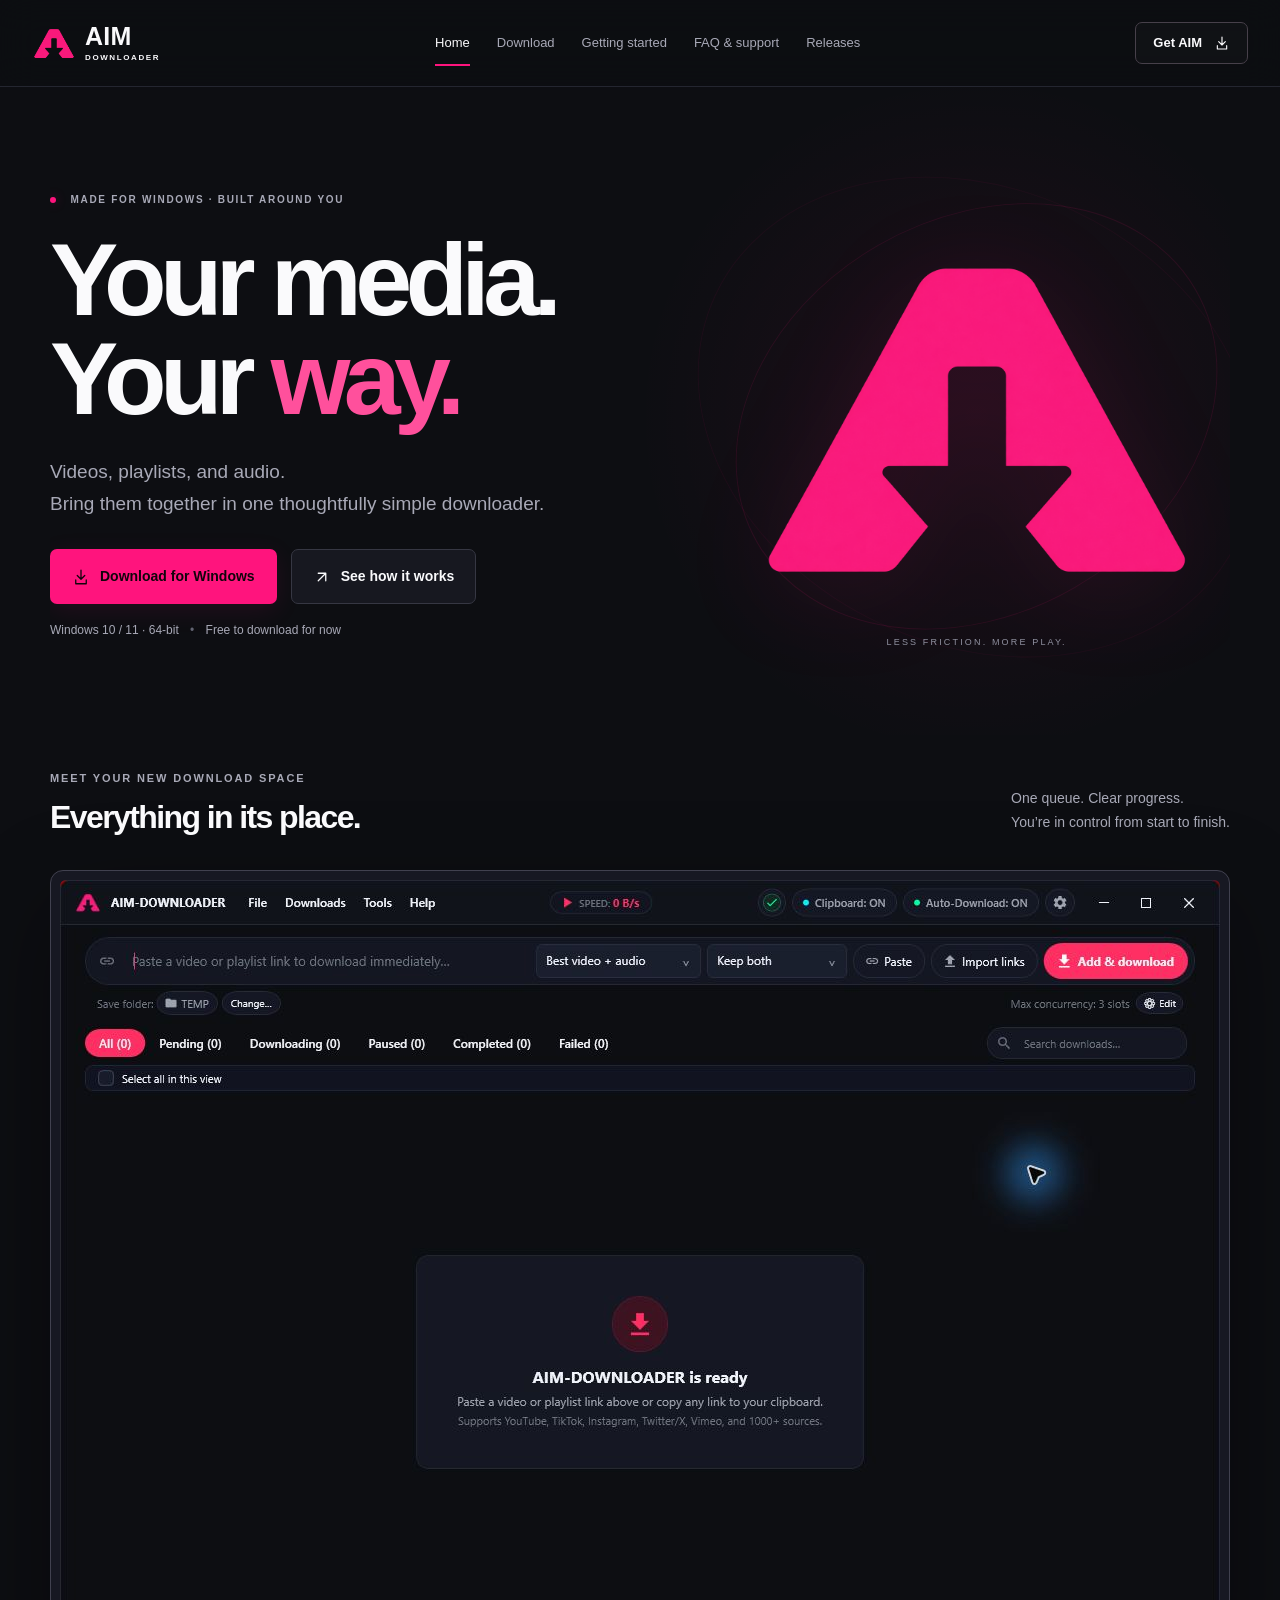
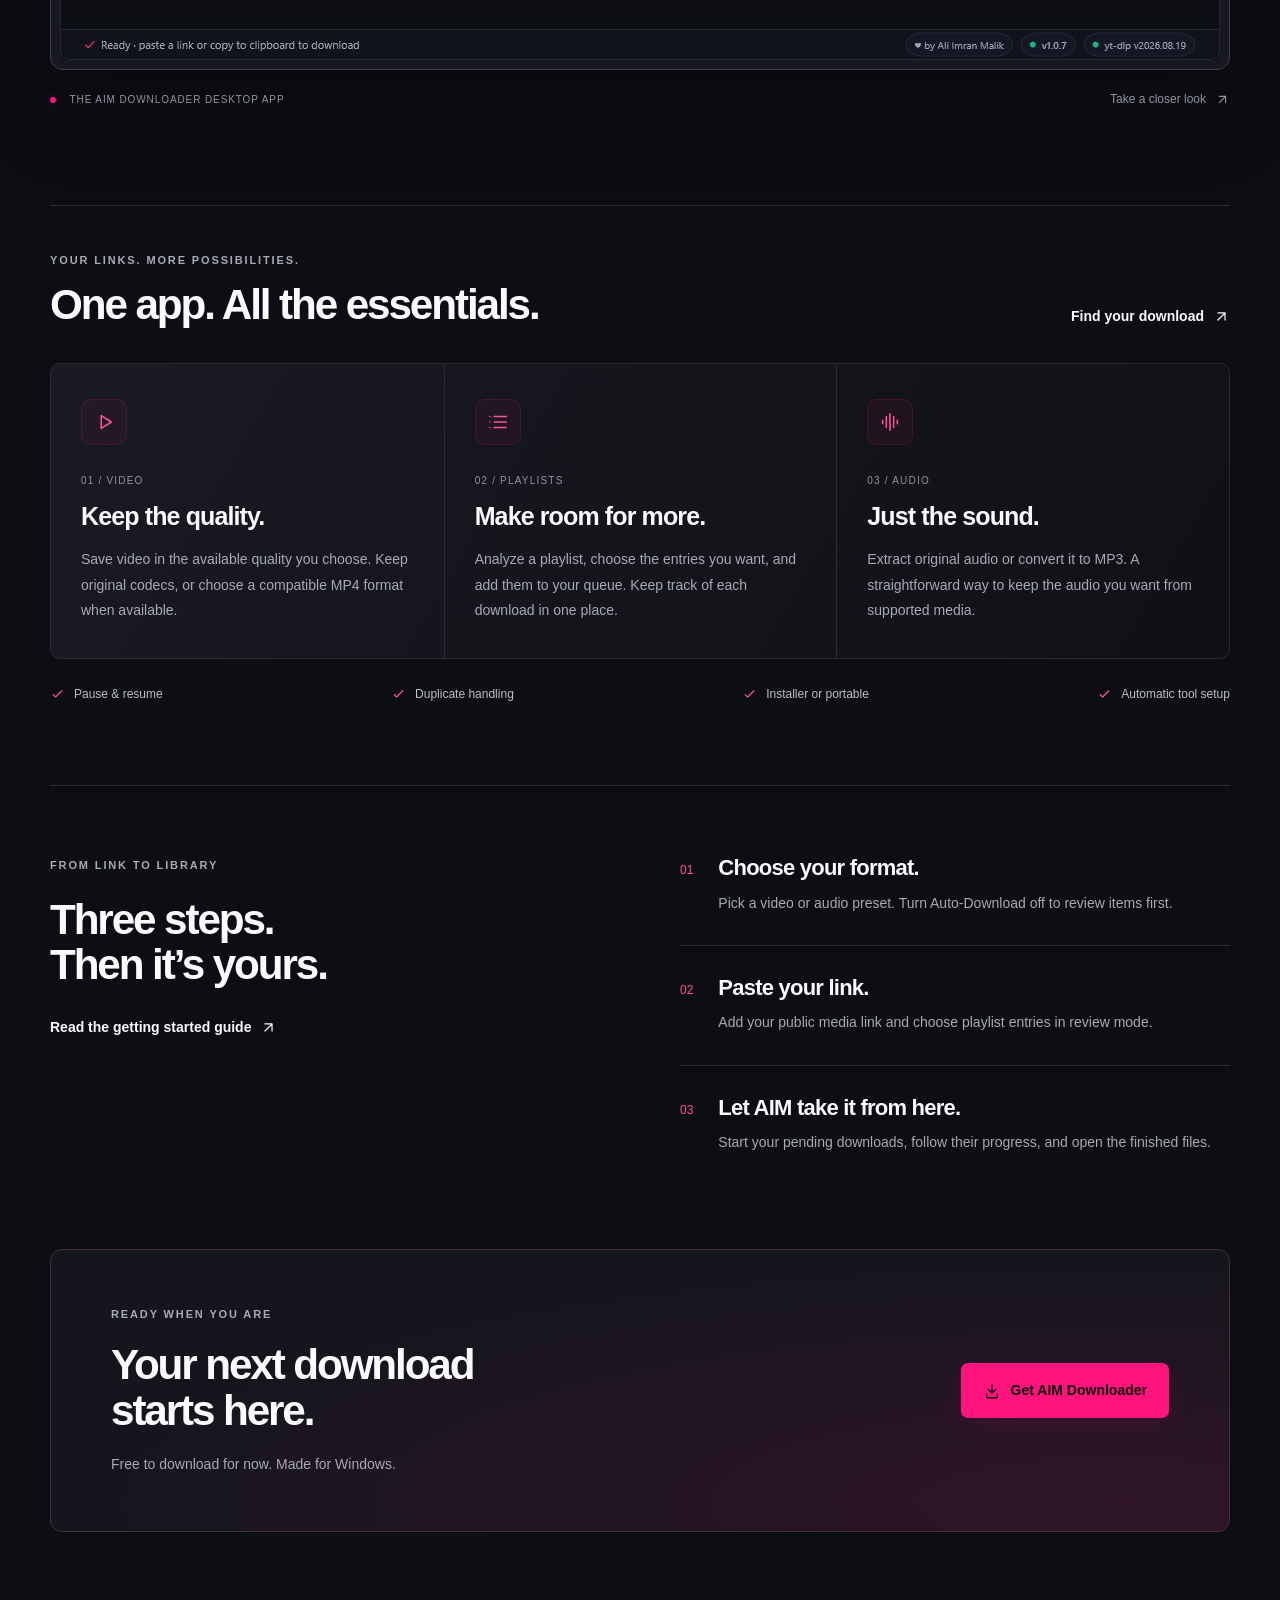
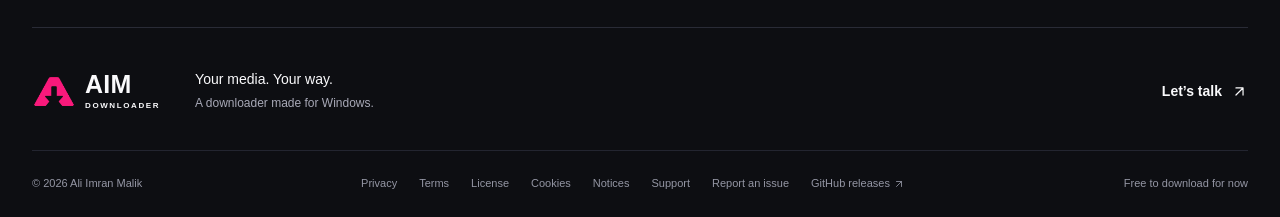
<file: index.html>
<!doctype html>
<html lang="en"><head><meta charset="utf-8"><meta name="viewport" content="width=device-width, initial-scale=1"><title>Your media. Your way. · AIM Downloader</title><meta name="description" content="Download public videos, playlists, and audio with AIM Downloader for Windows. Choose the installer or portable edition."><meta name="theme-color" content="#0D0E12"><link rel="canonical" href="https://aimdownloader.pages.dev/"><meta property="og:title" content="Your media. Your way. · AIM Downloader"><meta property="og:description" content="Download public videos, playlists, and audio with AIM Downloader for Windows. Choose the installer or portable edition."><meta property="og:type" content="website"><meta property="og:url" content="https://aimdownloader.pages.dev/"><meta name="twitter:card" content="summary"><link rel="icon" type="image/png" href="/assets/brand-icon.png"><link rel="stylesheet" href="/assets/styles.css"><script type="module" src="/assets/app.js"></script></head>
<body><a class="skip-link" href="#main">Skip to content</a><div class="site-header"><div class="nav-wrap"><a class="brand" href="/" aria-label="AIM Downloader home"><img src="/assets/brand-icon.png" width="44" height="44" alt=""><span>AIM<span class="brand-small">DOWNLOADER</span></span></a><button class="menu-toggle" aria-expanded="false" aria-controls="navigation" hidden>Menu <span aria-hidden="true">☰</span></button><nav id="navigation" aria-label="Main navigation"><a href="/" aria-current=page>Home</a><a href="/download/" >Download</a><a href="/getting-started/" >Getting started</a><a href="/support/" >FAQ & support</a><a href="/releases/" >Releases</a></nav><a class="nav-download" href="/download/">Get AIM <svg viewBox="0 0 24 24" aria-hidden="true" fill="none" stroke="currentColor" stroke-width="1.7" stroke-linecap="round" stroke-linejoin="round"><path d="M12 3v12m-5-5 5 5 5-5M5 16v5h14v-5"/></svg></a></div></div>
<main id="main" tabindex="-1"><section class="hero wrap"><div class="hero-copy"><p class="eyebrow"><span class="status-dot"></span> MADE FOR WINDOWS · BUILT AROUND YOU</p><h1>Your media.<br>Your <span class="pink">way.</span></h1><p class="lead">Videos, playlists, and audio.<br>Bring them together in one thoughtfully simple downloader.</p><div class="actions"><a class="button primary" href="/download/" ><svg viewBox="0 0 24 24" aria-hidden="true" fill="none" stroke="currentColor" stroke-width="1.7" stroke-linecap="round" stroke-linejoin="round"><path d="M12 3v12m-5-5 5 5 5-5M5 16v5h14v-5"/></svg><span>Download for Windows</span></a><a class="button secondary" href="#how-it-works" ><svg viewBox="0 0 24 24" aria-hidden="true" fill="none" stroke="currentColor" stroke-width="1.7" stroke-linecap="round" stroke-linejoin="round"><path d="M7 17 17 7M7 7h10v10"/></svg><span>See how it works</span></a></div><p class="micro">Windows 10 / 11 · 64-bit <span>•</span> Free to download for now</p></div><div class="hero-mark" aria-hidden="true"><div class="orbit orbit-one"></div><div class="orbit orbit-two"></div><img src="/assets/brand-icon.png" width="400" height="400" alt=""><span class="mark-caption">LESS FRICTION. MORE PLAY.</span></div></section>
<section class="product-section wrap" aria-labelledby="product-title"><div class="section-top"><div><p class="eyebrow">MEET YOUR NEW DOWNLOAD SPACE</p><h2 id="product-title">Everything in its place.</h2></div><p>One queue. Clear progress.<br>You’re in control from start to finish.</p></div><a class="app-shot" href="/assets/app-screenshot.jpg" aria-label="View full-size screenshot of AIM Downloader"><img src="/assets/app-screenshot.jpg" width="1160" height="780" alt="AIM Downloader desktop application showing its download workspace" fetchpriority="high"></a><div class="screenshot-caption"><span><span class="status-dot"></span> THE AIM DOWNLOADER DESKTOP APP</span><a href="/getting-started/">Take a closer look <svg viewBox="0 0 24 24" aria-hidden="true" fill="none" stroke="currentColor" stroke-width="1.7" stroke-linecap="round" stroke-linejoin="round"><path d="M7 17 17 7M7 7h10v10"/></svg></a></div></section>
<section class="features wrap"><div class="section-top"><div><p class="eyebrow">YOUR LINKS. MORE POSSIBILITIES.</p><h2>One app. All the essentials.</h2></div><a class="text-link" href="/download/">Find your download <svg viewBox="0 0 24 24" aria-hidden="true" fill="none" stroke="currentColor" stroke-width="1.7" stroke-linecap="round" stroke-linejoin="round"><path d="M7 17 17 7M7 7h10v10"/></svg></a></div><div class="feature-grid"><article><span class="feature-icon"><svg viewBox="0 0 24 24" aria-hidden="true" fill="none" stroke="currentColor" stroke-width="1.7" stroke-linecap="round" stroke-linejoin="round"><path d="m9 5 11 7-11 7Z"/></svg></span><span class="feature-no">01 / VIDEO</span><h3>Keep the quality.</h3><p>Save video in the available quality you choose. Keep original codecs, or choose a compatible MP4 format when available.</p></article><article><span class="feature-icon"><svg viewBox="0 0 24 24" aria-hidden="true" fill="none" stroke="currentColor" stroke-width="1.7" stroke-linecap="round" stroke-linejoin="round"><path d="M8 6h13M8 12h13M8 18h13M3 6h.01M3 12h.01M3 18h.01"/></svg></span><span class="feature-no">02 / PLAYLISTS</span><h3>Make room for more.</h3><p>Analyze a playlist, choose the entries you want, and add them to your queue. Keep track of each download in one place.</p></article><article><span class="feature-icon"><svg viewBox="0 0 24 24" aria-hidden="true" fill="none" stroke="currentColor" stroke-width="1.7" stroke-linecap="round" stroke-linejoin="round"><path d="M4 10v4m4-8v12m4-15v18m4-15v12m4-8v4"/></svg></span><span class="feature-no">03 / AUDIO</span><h3>Just the sound.</h3><p>Extract original audio or convert it to MP3. A straightforward way to keep the audio you want from supported media.</p></article></div><div class="feature-strip"><span><svg viewBox="0 0 24 24" aria-hidden="true" fill="none" stroke="currentColor" stroke-width="1.7" stroke-linecap="round" stroke-linejoin="round"><path d="m5 12 4 4L19 6"/></svg> Pause & resume</span><span><svg viewBox="0 0 24 24" aria-hidden="true" fill="none" stroke="currentColor" stroke-width="1.7" stroke-linecap="round" stroke-linejoin="round"><path d="m5 12 4 4L19 6"/></svg> Duplicate handling</span><span><svg viewBox="0 0 24 24" aria-hidden="true" fill="none" stroke="currentColor" stroke-width="1.7" stroke-linecap="round" stroke-linejoin="round"><path d="m5 12 4 4L19 6"/></svg> Installer or portable</span><span><svg viewBox="0 0 24 24" aria-hidden="true" fill="none" stroke="currentColor" stroke-width="1.7" stroke-linecap="round" stroke-linejoin="round"><path d="m5 12 4 4L19 6"/></svg> Automatic tool setup</span></div></section>
<section class="how wrap" id="how-it-works"><div><p class="eyebrow">FROM LINK TO LIBRARY</p><h2>Three steps.<br>Then it’s yours.</h2><a class="text-link" href="/getting-started/">Read the getting started guide <svg viewBox="0 0 24 24" aria-hidden="true" fill="none" stroke="currentColor" stroke-width="1.7" stroke-linecap="round" stroke-linejoin="round"><path d="M7 17 17 7M7 7h10v10"/></svg></a></div><ol class="steps"><li><span>01</span><div><h3>Choose your format.</h3><p>Pick a video or audio preset. Turn Auto-Download off to review items first.</p></div></li><li><span>02</span><div><h3>Paste your link.</h3><p>Add your public media link and choose playlist entries in review mode.</p></div></li><li><span>03</span><div><h3>Let AIM take it from here.</h3><p>Start your pending downloads, follow their progress, and open the finished files.</p></div></li></ol></section>
<section class="cta wrap"><div><p class="eyebrow">READY WHEN YOU ARE</p><h2>Your next download<br>starts here.</h2><p>Free to download for now. Made for Windows.</p></div><a class="button primary" href="/download/" ><svg viewBox="0 0 24 24" aria-hidden="true" fill="none" stroke="currentColor" stroke-width="1.7" stroke-linecap="round" stroke-linejoin="round"><path d="M12 3v12m-5-5 5 5 5-5M5 16v5h14v-5"/></svg><span>Get AIM Downloader</span></a></section></main>
<footer><div class="footer-top"><a class="brand" href="/" aria-label="AIM Downloader home"><img src="/assets/brand-icon.png" width="44" height="44" alt=""><span>AIM<span class="brand-small">DOWNLOADER</span></span></a><p>Your media. Your way.<br><span>A downloader made for Windows.</span></p><a href="mailto:business.aliimranmalik@gmail.com" class="text-link">Let’s talk <svg viewBox="0 0 24 24" aria-hidden="true" fill="none" stroke="currentColor" stroke-width="1.7" stroke-linecap="round" stroke-linejoin="round"><path d="M7 17 17 7M7 7h10v10"/></svg></a></div><div class="footer-bottom"><span>© 2026 Ali Imran Malik</span><div><a href="/privacy/">Privacy</a><a href="/terms/">Terms</a><a href="/license/">License</a><a href="/cookies/">Cookies</a><a href="/legal/">Notices</a><a href="/support/">Support</a><a href="https://github.com/malikali4129/AIM-DOWNLOADER-RELEASE/issues">Report an issue</a><a href="https://github.com/malikali4129/AIM-DOWNLOADER-RELEASE/releases">GitHub releases <svg viewBox="0 0 24 24" aria-hidden="true" fill="none" stroke="currentColor" stroke-width="1.7" stroke-linecap="round" stroke-linejoin="round"><path d="M7 17 17 7M7 7h10v10"/></svg></a></div><span class="availability">Free to download for now</span></div></footer></body></html>
</file>
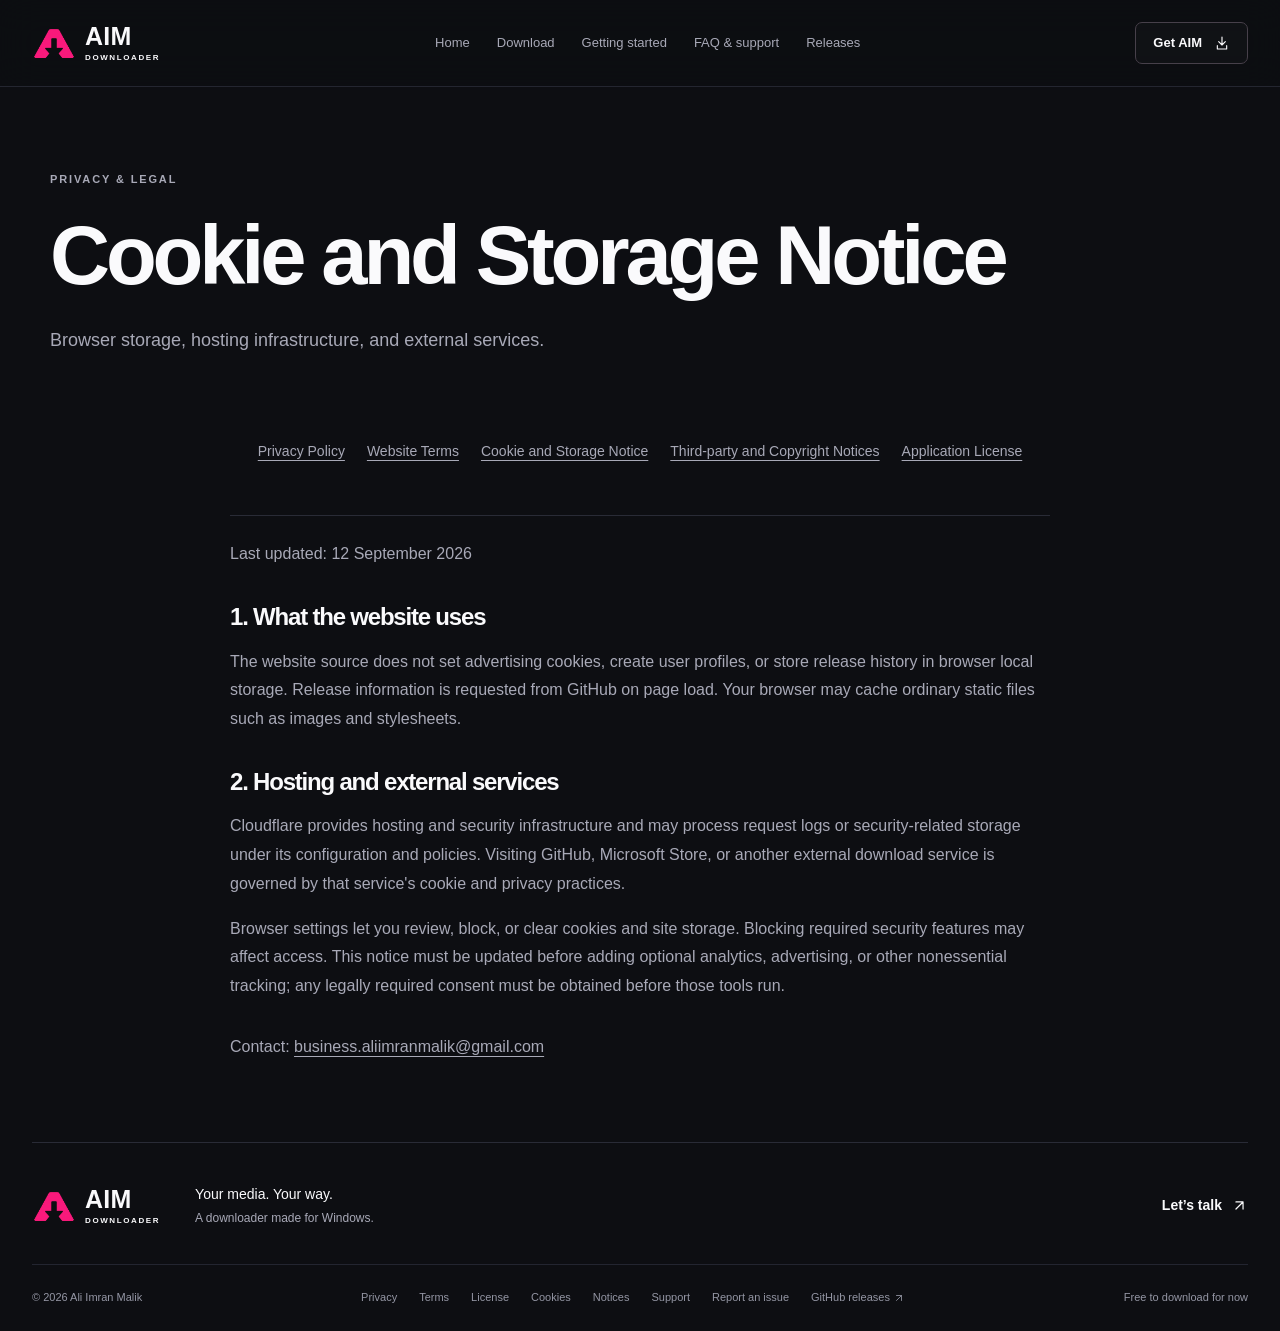
<file: cookies/index.html>
<!doctype html>
<html lang="en"><head><meta charset="utf-8"><meta name="viewport" content="width=device-width, initial-scale=1"><title>Cookie and Storage Notice · AIM Downloader</title><meta name="description" content="Browser storage, hosting infrastructure, and external services."><meta name="theme-color" content="#0D0E12"><link rel="canonical" href="https://aimdownloader.pages.dev/cookies/"><meta property="og:title" content="Cookie and Storage Notice · AIM Downloader"><meta property="og:description" content="Browser storage, hosting infrastructure, and external services."><meta property="og:type" content="website"><meta property="og:url" content="https://aimdownloader.pages.dev/cookies/"><meta name="twitter:card" content="summary"><link rel="icon" type="image/png" href="/assets/brand-icon.png"><link rel="stylesheet" href="/assets/styles.css"><script type="module" src="/assets/app.js"></script></head>
<body><a class="skip-link" href="#main">Skip to content</a><div class="site-header"><div class="nav-wrap"><a class="brand" href="/" aria-label="AIM Downloader home"><img src="/assets/brand-icon.png" width="44" height="44" alt=""><span>AIM<span class="brand-small">DOWNLOADER</span></span></a><button class="menu-toggle" aria-expanded="false" aria-controls="navigation" hidden>Menu <span aria-hidden="true">☰</span></button><nav id="navigation" aria-label="Main navigation"><a href="/" >Home</a><a href="/download/" >Download</a><a href="/getting-started/" >Getting started</a><a href="/support/" >FAQ & support</a><a href="/releases/" >Releases</a></nav><a class="nav-download" href="/download/">Get AIM <svg viewBox="0 0 24 24" aria-hidden="true" fill="none" stroke="currentColor" stroke-width="1.7" stroke-linecap="round" stroke-linejoin="round"><path d="M12 3v12m-5-5 5 5 5-5M5 16v5h14v-5"/></svg></a></div></div>
<main id="main" tabindex="-1"><header class="page-heading"><p class="eyebrow">PRIVACY & LEGAL</p><h1>Cookie and Storage Notice</h1><p class="lead">Browser storage, hosting infrastructure, and external services.</p></header><article class="wrap legal-content"><nav class="legal-nav" aria-label="Legal documents"><a href="/privacy/">Privacy Policy</a><a href="/terms/">Website Terms</a><a href="/cookies/">Cookie and Storage Notice</a><a href="/legal/">Third-party and Copyright Notices</a><a href="/license/">Application License</a></nav><p class="legal-date">Last updated: 12 September 2026</p><section><h2>1. What the website uses</h2><p>The website source does not set advertising cookies, create user profiles, or store release history in browser local storage. Release information is requested from GitHub on page load. Your browser may cache ordinary static files such as images and stylesheets.</p></section><section><h2>2. Hosting and external services</h2><p>Cloudflare provides hosting and security infrastructure and may process request logs or security-related storage under its configuration and policies. Visiting GitHub, Microsoft Store, or another external download service is governed by that service&#x27;s cookie and privacy practices.</p><p>Browser settings let you review, block, or clear cookies and site storage. Blocking required security features may affect access. This notice must be updated before adding optional analytics, advertising, or other nonessential tracking; any legally required consent must be obtained before those tools run.</p></section><p>Contact: <a href="mailto:business.aliimranmalik@gmail.com">business.aliimranmalik@gmail.com</a></p></article></main>
<footer><div class="footer-top"><a class="brand" href="/" aria-label="AIM Downloader home"><img src="/assets/brand-icon.png" width="44" height="44" alt=""><span>AIM<span class="brand-small">DOWNLOADER</span></span></a><p>Your media. Your way.<br><span>A downloader made for Windows.</span></p><a href="mailto:business.aliimranmalik@gmail.com" class="text-link">Let’s talk <svg viewBox="0 0 24 24" aria-hidden="true" fill="none" stroke="currentColor" stroke-width="1.7" stroke-linecap="round" stroke-linejoin="round"><path d="M7 17 17 7M7 7h10v10"/></svg></a></div><div class="footer-bottom"><span>© 2026 Ali Imran Malik</span><div><a href="/privacy/">Privacy</a><a href="/terms/">Terms</a><a href="/license/">License</a><a href="/cookies/">Cookies</a><a href="/legal/">Notices</a><a href="/support/">Support</a><a href="https://github.com/malikali4129/AIM-DOWNLOADER-RELEASE/issues">Report an issue</a><a href="https://github.com/malikali4129/AIM-DOWNLOADER-RELEASE/releases">GitHub releases <svg viewBox="0 0 24 24" aria-hidden="true" fill="none" stroke="currentColor" stroke-width="1.7" stroke-linecap="round" stroke-linejoin="round"><path d="M7 17 17 7M7 7h10v10"/></svg></a></div><span class="availability">Free to download for now</span></div></footer></body></html>
</file>
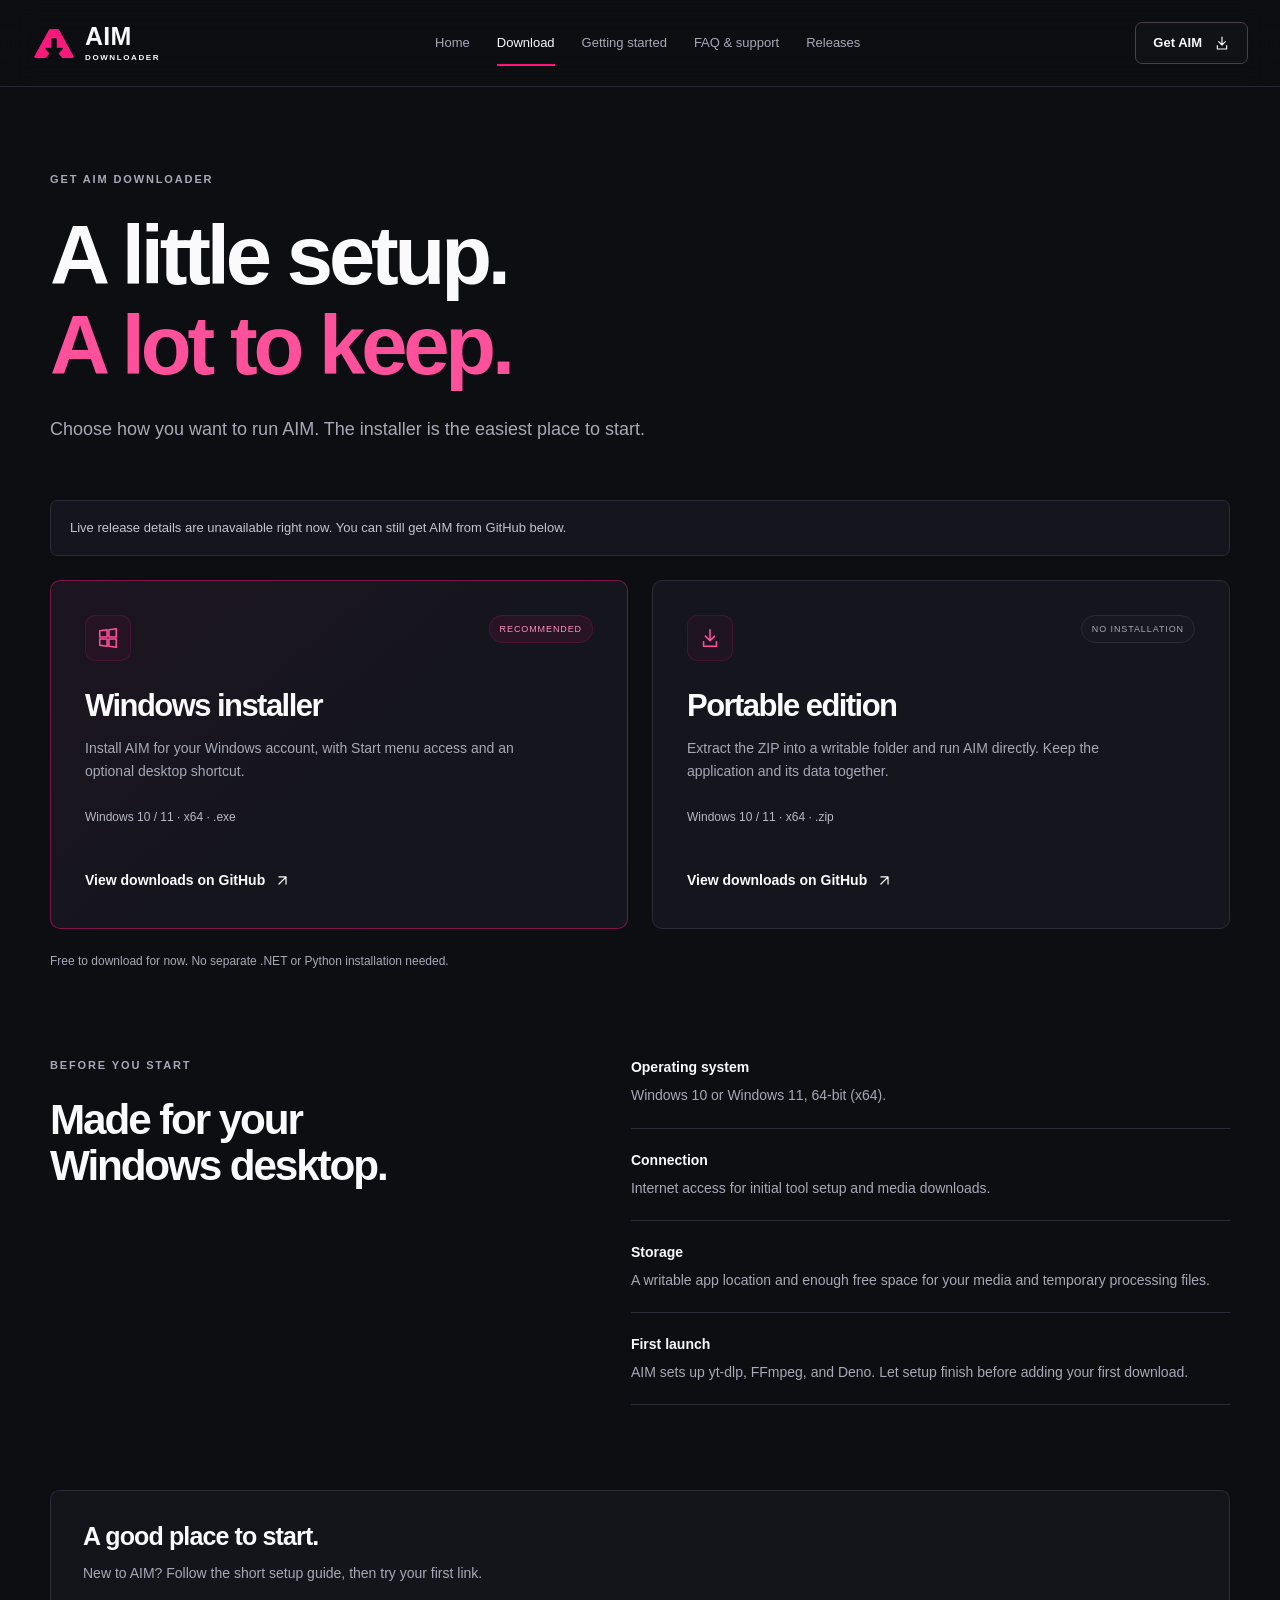
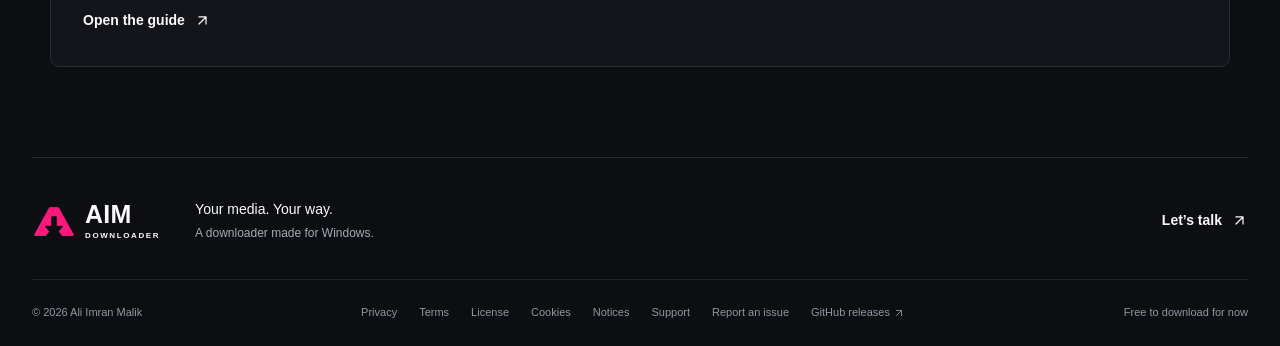
<file: download/index.html>
<!doctype html>
<html lang="en"><head><meta charset="utf-8"><meta name="viewport" content="width=device-width, initial-scale=1"><title>Download for Windows · AIM Downloader</title><meta name="description" content="Get the AIM Downloader Windows installer or portable ZIP, with the latest release details and checksums."><meta name="theme-color" content="#0D0E12"><link rel="canonical" href="https://aimdownloader.pages.dev/download/"><meta property="og:title" content="Download for Windows · AIM Downloader"><meta property="og:description" content="Get the AIM Downloader Windows installer or portable ZIP, with the latest release details and checksums."><meta property="og:type" content="website"><meta property="og:url" content="https://aimdownloader.pages.dev/download/"><meta name="twitter:card" content="summary"><link rel="icon" type="image/png" href="/assets/brand-icon.png"><link rel="stylesheet" href="/assets/styles.css"><script type="module" src="/assets/app.js"></script></head>
<body><a class="skip-link" href="#main">Skip to content</a><div class="site-header"><div class="nav-wrap"><a class="brand" href="/" aria-label="AIM Downloader home"><img src="/assets/brand-icon.png" width="44" height="44" alt=""><span>AIM<span class="brand-small">DOWNLOADER</span></span></a><button class="menu-toggle" aria-expanded="false" aria-controls="navigation" hidden>Menu <span aria-hidden="true">☰</span></button><nav id="navigation" aria-label="Main navigation"><a href="/" >Home</a><a href="/download/" aria-current=page>Download</a><a href="/getting-started/" >Getting started</a><a href="/support/" >FAQ & support</a><a href="/releases/" >Releases</a></nav><a class="nav-download" href="/download/">Get AIM <svg viewBox="0 0 24 24" aria-hidden="true" fill="none" stroke="currentColor" stroke-width="1.7" stroke-linecap="round" stroke-linejoin="round"><path d="M12 3v12m-5-5 5 5 5-5M5 16v5h14v-5"/></svg></a></div></div>
<main id="main" tabindex="-1"><header class="page-heading"><p class="eyebrow">GET AIM DOWNLOADER</p><h1>A little setup.<br><span class="pink">A lot to keep.</span></h1><p class="lead">Choose how you want to run AIM. The installer is the easiest place to start.</p></header><section class="wrap"><div class="release-status" role="status" data-release-status>Get the latest stable version from GitHub Releases.</div><div class="download-grid"><article class="download-card recommended"><div class="card-top"><span class="feature-icon"><svg viewBox="0 0 24 24" aria-hidden="true" fill="none" stroke="currentColor" stroke-width="1.7" stroke-linecap="round" stroke-linejoin="round"><path d="M3 4l8-1v8H3Zm10-1 8-1v9h-8ZM3 13h8v8l-8-1Zm10 0h8v9l-8-1Z"/></svg></span><span class="pill">RECOMMENDED</span></div><h2>Windows installer</h2><p>Install AIM for your Windows account, with Start menu access and an optional desktop shortcut.</p><div class="asset-info" data-asset-info="installer">Windows 10 / 11 · x64 · .exe</div><a class="button primary" data-asset="installer" hidden><svg viewBox="0 0 24 24" aria-hidden="true" fill="none" stroke="currentColor" stroke-width="1.7" stroke-linecap="round" stroke-linejoin="round"><path d="M12 3v12m-5-5 5 5 5-5M5 16v5h14v-5"/></svg><span>Download installer</span></a><p class="asset-missing" data-missing="installer" hidden>Installer not included in this release.</p><div class="fallback"><a class="text-link" href="https://github.com/malikali4129/AIM-DOWNLOADER-RELEASE/releases/latest">View downloads on GitHub <svg viewBox="0 0 24 24" aria-hidden="true" fill="none" stroke="currentColor" stroke-width="1.7" stroke-linecap="round" stroke-linejoin="round"><path d="M7 17 17 7M7 7h10v10"/></svg></a></div></article><article class="download-card"><div class="card-top"><span class="feature-icon"><svg viewBox="0 0 24 24" aria-hidden="true" fill="none" stroke="currentColor" stroke-width="1.7" stroke-linecap="round" stroke-linejoin="round"><path d="M12 3v12m-5-5 5 5 5-5M5 16v5h14v-5"/></svg></span><span class="pill muted">NO INSTALLATION</span></div><h2>Portable edition</h2><p>Extract the ZIP into a writable folder and run AIM directly. Keep the application and its data together.</p><div class="asset-info" data-asset-info="portable">Windows 10 / 11 · x64 · .zip</div><a class="button secondary" data-asset="portable" hidden><svg viewBox="0 0 24 24" aria-hidden="true" fill="none" stroke="currentColor" stroke-width="1.7" stroke-linecap="round" stroke-linejoin="round"><path d="M12 3v12m-5-5 5 5 5-5M5 16v5h14v-5"/></svg><span>Download portable ZIP</span></a><p class="asset-missing" data-missing="portable" hidden>Portable ZIP not included in this release.</p><div class="fallback"><a class="text-link" href="https://github.com/malikali4129/AIM-DOWNLOADER-RELEASE/releases/latest">View downloads on GitHub <svg viewBox="0 0 24 24" aria-hidden="true" fill="none" stroke="currentColor" stroke-width="1.7" stroke-linecap="round" stroke-linejoin="round"><path d="M7 17 17 7M7 7h10v10"/></svg></a></div></article></div><div class="download-meta"><p>Free to download for now. No separate .NET or Python installation needed.</p><a data-asset="checksums" class="text-link" hidden>SHA-256 checksums <svg viewBox="0 0 24 24" aria-hidden="true" fill="none" stroke="currentColor" stroke-width="1.7" stroke-linecap="round" stroke-linejoin="round"><path d="M7 17 17 7M7 7h10v10"/></svg></a></div><noscript><p class="notice">Live version details need JavaScript. Use the GitHub links above to choose your download.</p></noscript></section><section class="wrap split-section"><div><p class="eyebrow">BEFORE YOU START</p><h2>Made for your<br>Windows desktop.</h2></div><dl class="requirements"><div><dt>Operating system</dt><dd>Windows 10 or Windows 11, 64-bit (x64).</dd></div><div><dt>Connection</dt><dd>Internet access for initial tool setup and media downloads.</dd></div><div><dt>Storage</dt><dd>A writable app location and enough free space for your media and temporary processing files.</dd></div><div><dt>First launch</dt><dd>AIM sets up yt-dlp, FFmpeg, and Deno. Let setup finish before adding your first download.</dd></div></dl></section><section class="wrap note-panel"><h3>A good place to start.</h3><p>New to AIM? Follow the short setup guide, then try your first link.</p><a class="text-link" href="/getting-started/">Open the guide <svg viewBox="0 0 24 24" aria-hidden="true" fill="none" stroke="currentColor" stroke-width="1.7" stroke-linecap="round" stroke-linejoin="round"><path d="M7 17 17 7M7 7h10v10"/></svg></a></section></main>
<footer><div class="footer-top"><a class="brand" href="/" aria-label="AIM Downloader home"><img src="/assets/brand-icon.png" width="44" height="44" alt=""><span>AIM<span class="brand-small">DOWNLOADER</span></span></a><p>Your media. Your way.<br><span>A downloader made for Windows.</span></p><a href="mailto:business.aliimranmalik@gmail.com" class="text-link">Let’s talk <svg viewBox="0 0 24 24" aria-hidden="true" fill="none" stroke="currentColor" stroke-width="1.7" stroke-linecap="round" stroke-linejoin="round"><path d="M7 17 17 7M7 7h10v10"/></svg></a></div><div class="footer-bottom"><span>© 2026 Ali Imran Malik</span><div><a href="/privacy/">Privacy</a><a href="/terms/">Terms</a><a href="/license/">License</a><a href="/cookies/">Cookies</a><a href="/legal/">Notices</a><a href="/support/">Support</a><a href="https://github.com/malikali4129/AIM-DOWNLOADER-RELEASE/issues">Report an issue</a><a href="https://github.com/malikali4129/AIM-DOWNLOADER-RELEASE/releases">GitHub releases <svg viewBox="0 0 24 24" aria-hidden="true" fill="none" stroke="currentColor" stroke-width="1.7" stroke-linecap="round" stroke-linejoin="round"><path d="M7 17 17 7M7 7h10v10"/></svg></a></div><span class="availability">Free to download for now</span></div></footer></body></html>
</file>
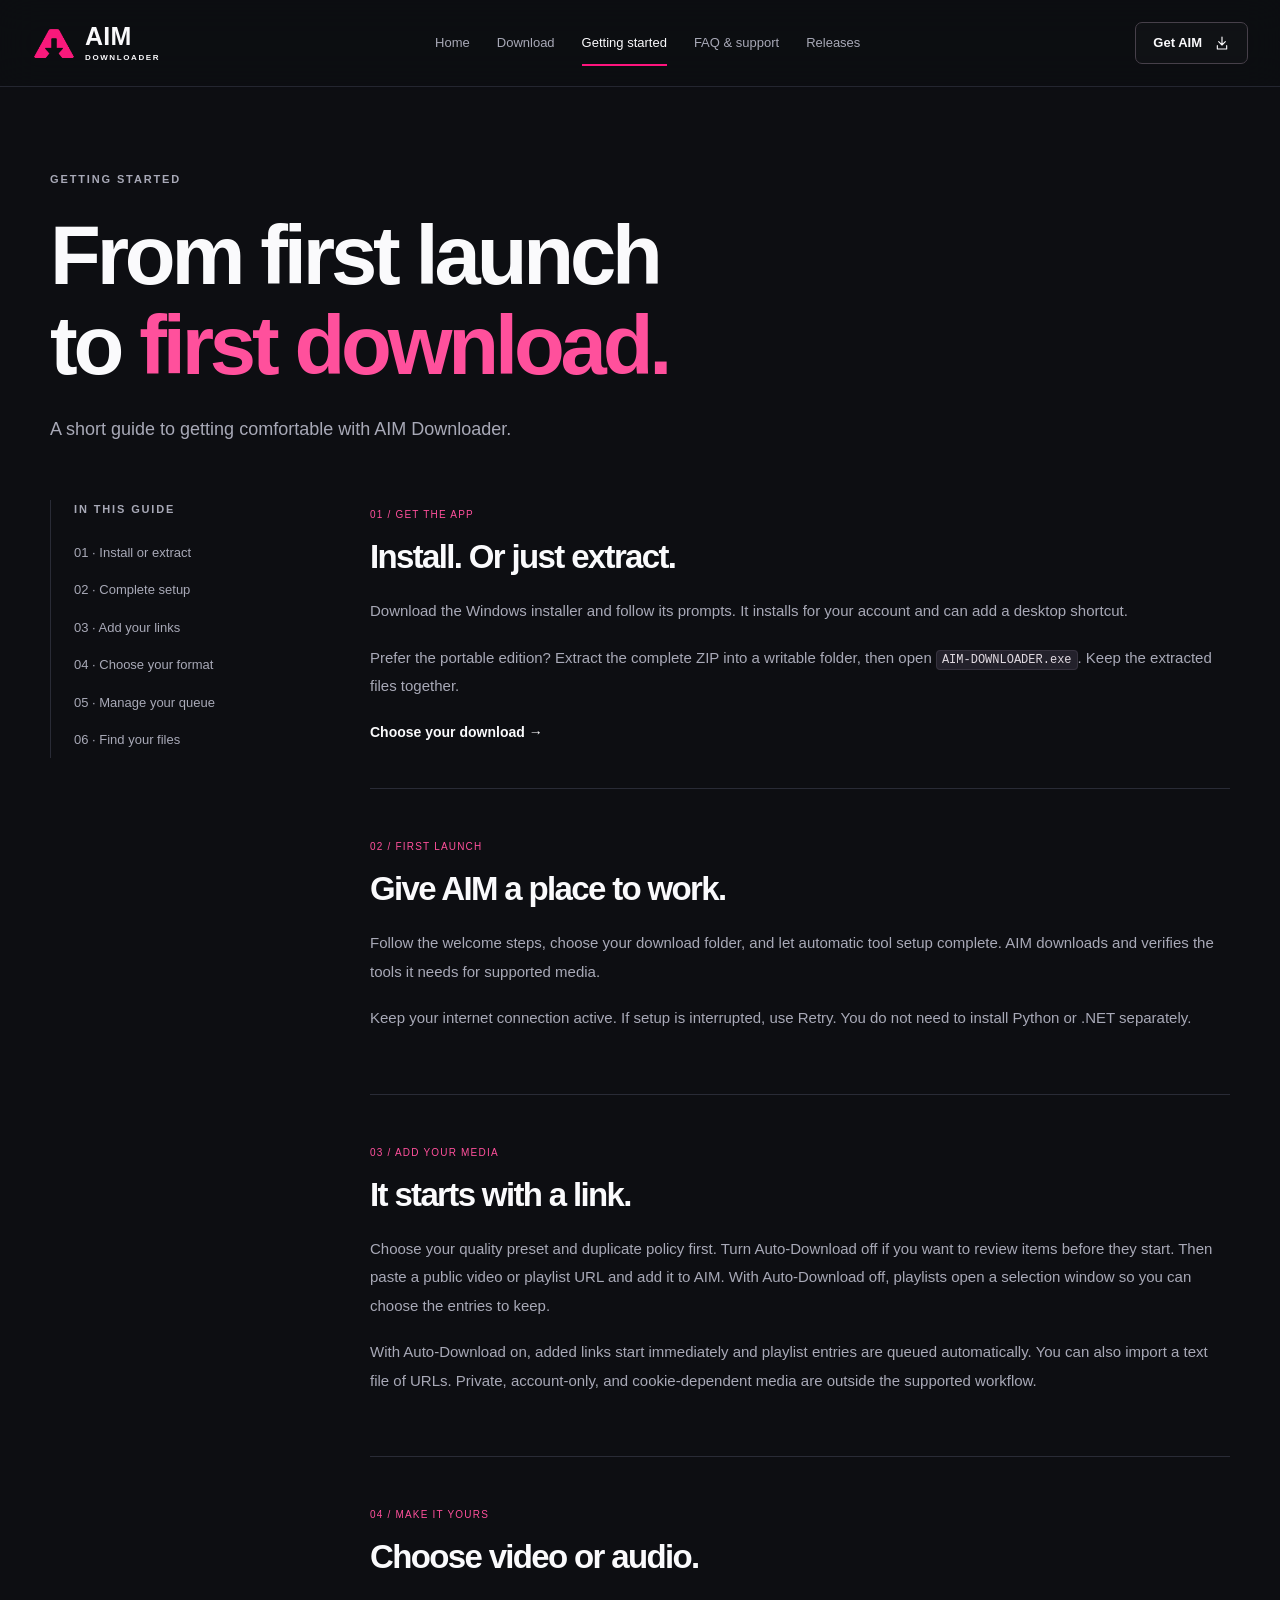
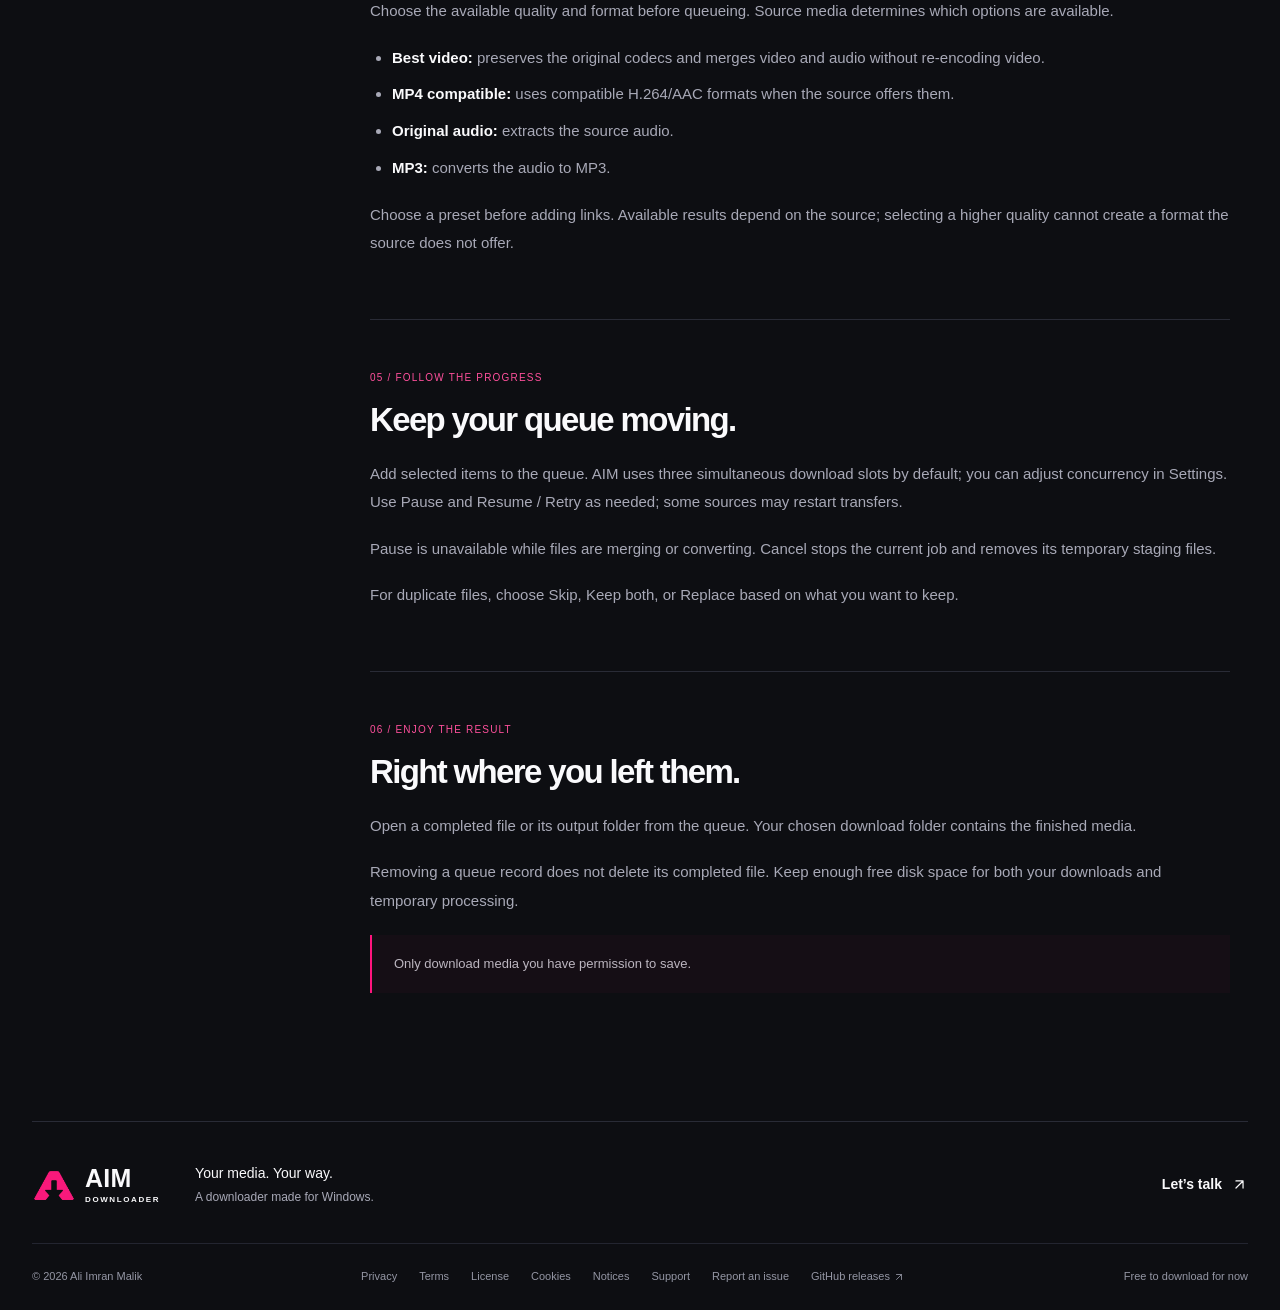
<file: getting-started/index.html>
<!doctype html>
<html lang="en"><head><meta charset="utf-8"><meta name="viewport" content="width=device-width, initial-scale=1"><title>Getting started · AIM Downloader</title><meta name="description" content="Install AIM Downloader, complete tool setup, choose formats, and manage your first media downloads."><meta name="theme-color" content="#0D0E12"><link rel="canonical" href="https://aimdownloader.pages.dev/getting-started/"><meta property="og:title" content="Getting started · AIM Downloader"><meta property="og:description" content="Install AIM Downloader, complete tool setup, choose formats, and manage your first media downloads."><meta property="og:type" content="website"><meta property="og:url" content="https://aimdownloader.pages.dev/getting-started/"><meta name="twitter:card" content="summary"><link rel="icon" type="image/png" href="/assets/brand-icon.png"><link rel="stylesheet" href="/assets/styles.css"><script type="module" src="/assets/app.js"></script></head>
<body><a class="skip-link" href="#main">Skip to content</a><div class="site-header"><div class="nav-wrap"><a class="brand" href="/" aria-label="AIM Downloader home"><img src="/assets/brand-icon.png" width="44" height="44" alt=""><span>AIM<span class="brand-small">DOWNLOADER</span></span></a><button class="menu-toggle" aria-expanded="false" aria-controls="navigation" hidden>Menu <span aria-hidden="true">☰</span></button><nav id="navigation" aria-label="Main navigation"><a href="/" >Home</a><a href="/download/" >Download</a><a href="/getting-started/" aria-current=page>Getting started</a><a href="/support/" >FAQ & support</a><a href="/releases/" >Releases</a></nav><a class="nav-download" href="/download/">Get AIM <svg viewBox="0 0 24 24" aria-hidden="true" fill="none" stroke="currentColor" stroke-width="1.7" stroke-linecap="round" stroke-linejoin="round"><path d="M12 3v12m-5-5 5 5 5-5M5 16v5h14v-5"/></svg></a></div></div>
<main id="main" tabindex="-1"><header class="page-heading"><p class="eyebrow">GETTING STARTED</p><h1>From first launch<br>to <span class="pink">first download.</span></h1><p class="lead">A short guide to getting comfortable with AIM Downloader.</p></header><div class="wrap guide-layout"><aside class="guide-index"><p class="eyebrow">IN THIS GUIDE</p><a href="#install">01 · Install or extract</a><a href="#setup">02 · Complete setup</a><a href="#link">03 · Add your links</a><a href="#formats">04 · Choose your format</a><a href="#queue">05 · Manage your queue</a><a href="#files">06 · Find your files</a></aside><div class="guide-content">
<section id="install"><span class="step-label">01 / GET THE APP</span><h2>Install. Or just extract.</h2><p>Download the Windows installer and follow its prompts. It installs for your account and can add a desktop shortcut.</p><p>Prefer the portable edition? Extract the complete ZIP into a writable folder, then open <code>AIM-DOWNLOADER.exe</code>. Keep the extracted files together.</p><a href="/download/" class="text-link">Choose your download →</a></section>
<section id="setup"><span class="step-label">02 / FIRST LAUNCH</span><h2>Give AIM a place to work.</h2><p>Follow the welcome steps, choose your download folder, and let automatic tool setup complete. AIM downloads and verifies the tools it needs for supported media.</p><p>Keep your internet connection active. If setup is interrupted, use Retry. You do not need to install Python or .NET separately.</p></section>
<section id="link"><span class="step-label">03 / ADD YOUR MEDIA</span><h2>It starts with a link.</h2><p>Choose your quality preset and duplicate policy first. Turn Auto-Download off if you want to review items before they start. Then paste a public video or playlist URL and add it to AIM. With Auto-Download off, playlists open a selection window so you can choose the entries to keep.</p><p>With Auto-Download on, added links start immediately and playlist entries are queued automatically. You can also import a text file of URLs. Private, account-only, and cookie-dependent media are outside the supported workflow.</p></section>
<section id="formats"><span class="step-label">04 / MAKE IT YOURS</span><h2>Choose video or audio.</h2><p>Choose the available quality and format before queueing. Source media determines which options are available.</p><ul><li><strong>Best video:</strong> preserves the original codecs and merges video and audio without re-encoding video.</li><li><strong>MP4 compatible:</strong> uses compatible H.264/AAC formats when the source offers them.</li><li><strong>Original audio:</strong> extracts the source audio.</li><li><strong>MP3:</strong> converts the audio to MP3.</li></ul><p>Choose a preset before adding links. Available results depend on the source; selecting a higher quality cannot create a format the source does not offer.</p></section>
<section id="queue"><span class="step-label">05 / FOLLOW THE PROGRESS</span><h2>Keep your queue moving.</h2><p>Add selected items to the queue. AIM uses three simultaneous download slots by default; you can adjust concurrency in Settings. Use Pause and Resume / Retry as needed; some sources may restart transfers.</p><p>Pause is unavailable while files are merging or converting. Cancel stops the current job and removes its temporary staging files.</p><p>For duplicate files, choose Skip, Keep both, or Replace based on what you want to keep.</p></section>
<section id="files"><span class="step-label">06 / ENJOY THE RESULT</span><h2>Right where you left them.</h2><p>Open a completed file or its output folder from the queue. Your chosen download folder contains the finished media.</p><p>Removing a queue record does not delete its completed file. Keep enough free disk space for both your downloads and temporary processing.</p><div class="notice">Only download media you have permission to save.</div></section></div></div></main>
<footer><div class="footer-top"><a class="brand" href="/" aria-label="AIM Downloader home"><img src="/assets/brand-icon.png" width="44" height="44" alt=""><span>AIM<span class="brand-small">DOWNLOADER</span></span></a><p>Your media. Your way.<br><span>A downloader made for Windows.</span></p><a href="mailto:business.aliimranmalik@gmail.com" class="text-link">Let’s talk <svg viewBox="0 0 24 24" aria-hidden="true" fill="none" stroke="currentColor" stroke-width="1.7" stroke-linecap="round" stroke-linejoin="round"><path d="M7 17 17 7M7 7h10v10"/></svg></a></div><div class="footer-bottom"><span>© 2026 Ali Imran Malik</span><div><a href="/privacy/">Privacy</a><a href="/terms/">Terms</a><a href="/license/">License</a><a href="/cookies/">Cookies</a><a href="/legal/">Notices</a><a href="/support/">Support</a><a href="https://github.com/malikali4129/AIM-DOWNLOADER-RELEASE/issues">Report an issue</a><a href="https://github.com/malikali4129/AIM-DOWNLOADER-RELEASE/releases">GitHub releases <svg viewBox="0 0 24 24" aria-hidden="true" fill="none" stroke="currentColor" stroke-width="1.7" stroke-linecap="round" stroke-linejoin="round"><path d="M7 17 17 7M7 7h10v10"/></svg></a></div><span class="availability">Free to download for now</span></div></footer></body></html>
</file>
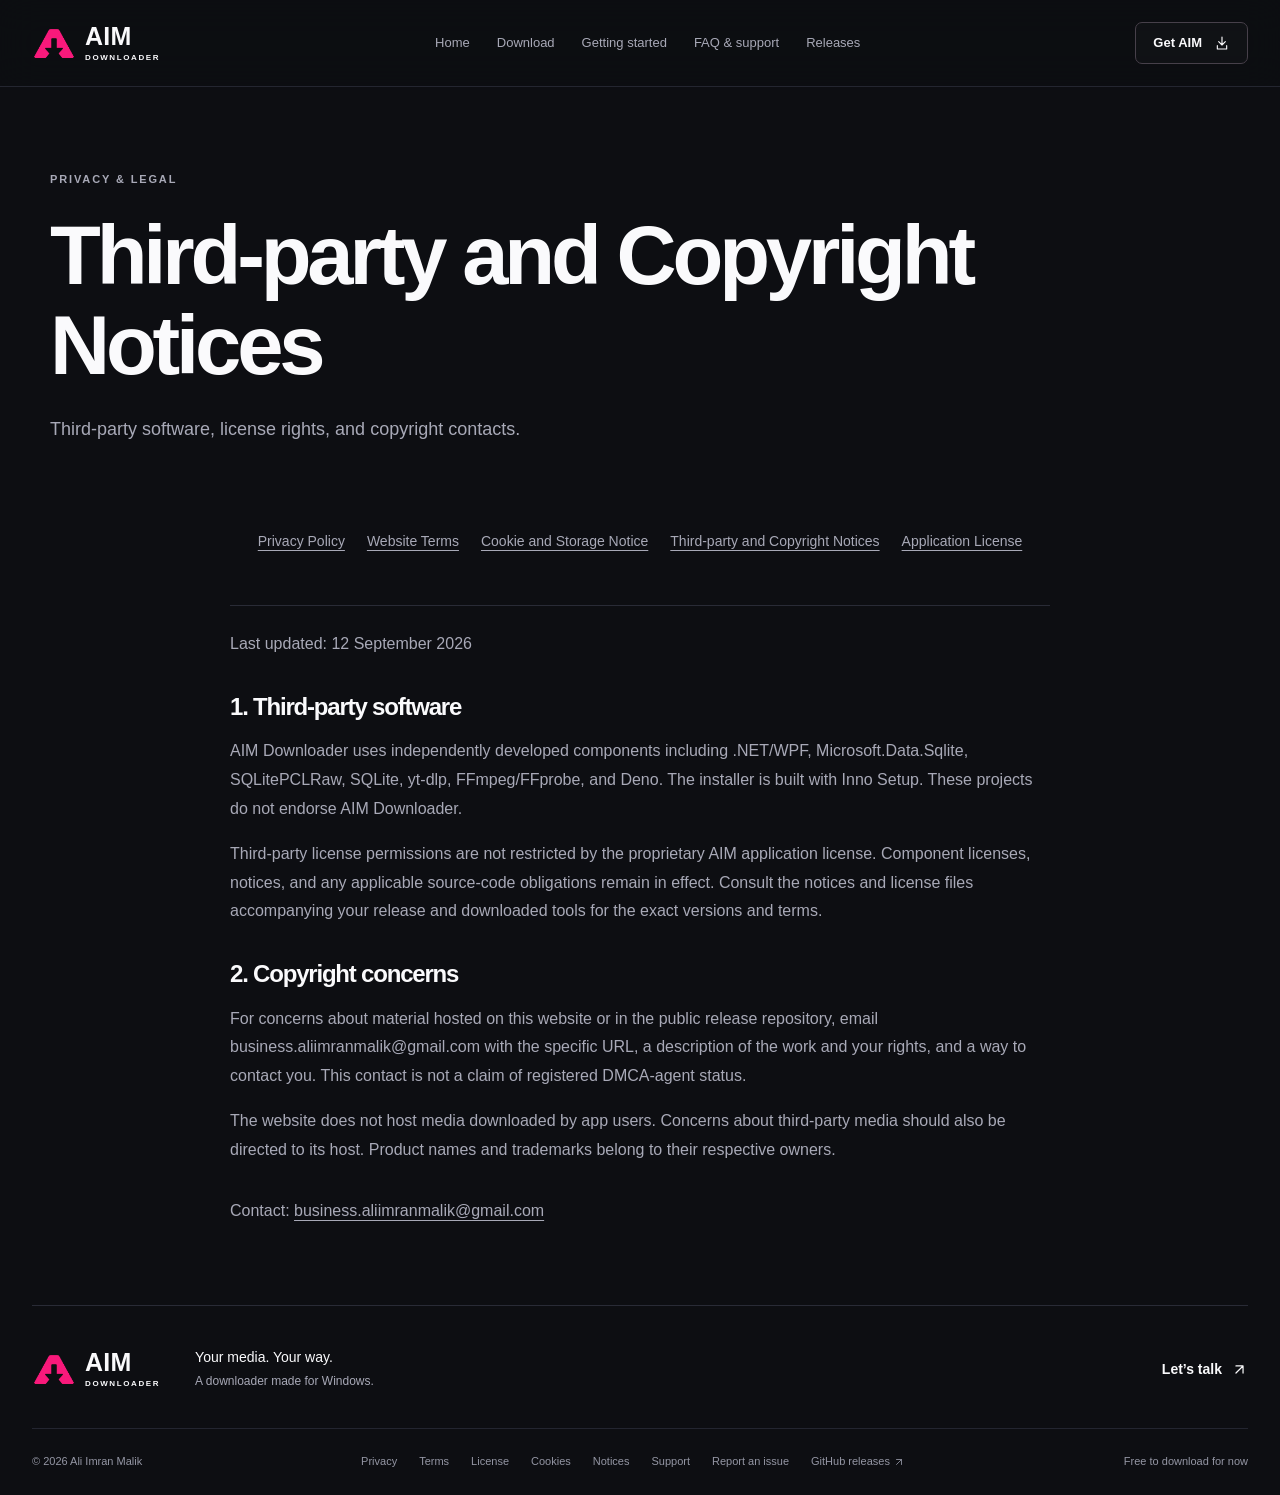
<file: legal/index.html>
<!doctype html>
<html lang="en"><head><meta charset="utf-8"><meta name="viewport" content="width=device-width, initial-scale=1"><title>Third-party and Copyright Notices · AIM Downloader</title><meta name="description" content="Third-party software, license rights, and copyright contacts."><meta name="theme-color" content="#0D0E12"><link rel="canonical" href="https://aimdownloader.pages.dev/legal/"><meta property="og:title" content="Third-party and Copyright Notices · AIM Downloader"><meta property="og:description" content="Third-party software, license rights, and copyright contacts."><meta property="og:type" content="website"><meta property="og:url" content="https://aimdownloader.pages.dev/legal/"><meta name="twitter:card" content="summary"><link rel="icon" type="image/png" href="/assets/brand-icon.png"><link rel="stylesheet" href="/assets/styles.css"><script type="module" src="/assets/app.js"></script></head>
<body><a class="skip-link" href="#main">Skip to content</a><div class="site-header"><div class="nav-wrap"><a class="brand" href="/" aria-label="AIM Downloader home"><img src="/assets/brand-icon.png" width="44" height="44" alt=""><span>AIM<span class="brand-small">DOWNLOADER</span></span></a><button class="menu-toggle" aria-expanded="false" aria-controls="navigation" hidden>Menu <span aria-hidden="true">☰</span></button><nav id="navigation" aria-label="Main navigation"><a href="/" >Home</a><a href="/download/" >Download</a><a href="/getting-started/" >Getting started</a><a href="/support/" >FAQ & support</a><a href="/releases/" >Releases</a></nav><a class="nav-download" href="/download/">Get AIM <svg viewBox="0 0 24 24" aria-hidden="true" fill="none" stroke="currentColor" stroke-width="1.7" stroke-linecap="round" stroke-linejoin="round"><path d="M12 3v12m-5-5 5 5 5-5M5 16v5h14v-5"/></svg></a></div></div>
<main id="main" tabindex="-1"><header class="page-heading"><p class="eyebrow">PRIVACY & LEGAL</p><h1>Third-party and Copyright Notices</h1><p class="lead">Third-party software, license rights, and copyright contacts.</p></header><article class="wrap legal-content"><nav class="legal-nav" aria-label="Legal documents"><a href="/privacy/">Privacy Policy</a><a href="/terms/">Website Terms</a><a href="/cookies/">Cookie and Storage Notice</a><a href="/legal/">Third-party and Copyright Notices</a><a href="/license/">Application License</a></nav><p class="legal-date">Last updated: 12 September 2026</p><section><h2>1. Third-party software</h2><p>AIM Downloader uses independently developed components including .NET/WPF, Microsoft.Data.Sqlite, SQLitePCLRaw, SQLite, yt-dlp, FFmpeg/FFprobe, and Deno. The installer is built with Inno Setup. These projects do not endorse AIM Downloader.</p><p>Third-party license permissions are not restricted by the proprietary AIM application license. Component licenses, notices, and any applicable source-code obligations remain in effect. Consult the notices and license files accompanying your release and downloaded tools for the exact versions and terms.</p></section><section><h2>2. Copyright concerns</h2><p>For concerns about material hosted on this website or in the public release repository, email business.aliimranmalik@gmail.com with the specific URL, a description of the work and your rights, and a way to contact you. This contact is not a claim of registered DMCA-agent status.</p><p>The website does not host media downloaded by app users. Concerns about third-party media should also be directed to its host. Product names and trademarks belong to their respective owners.</p></section><p>Contact: <a href="mailto:business.aliimranmalik@gmail.com">business.aliimranmalik@gmail.com</a></p></article></main>
<footer><div class="footer-top"><a class="brand" href="/" aria-label="AIM Downloader home"><img src="/assets/brand-icon.png" width="44" height="44" alt=""><span>AIM<span class="brand-small">DOWNLOADER</span></span></a><p>Your media. Your way.<br><span>A downloader made for Windows.</span></p><a href="mailto:business.aliimranmalik@gmail.com" class="text-link">Let’s talk <svg viewBox="0 0 24 24" aria-hidden="true" fill="none" stroke="currentColor" stroke-width="1.7" stroke-linecap="round" stroke-linejoin="round"><path d="M7 17 17 7M7 7h10v10"/></svg></a></div><div class="footer-bottom"><span>© 2026 Ali Imran Malik</span><div><a href="/privacy/">Privacy</a><a href="/terms/">Terms</a><a href="/license/">License</a><a href="/cookies/">Cookies</a><a href="/legal/">Notices</a><a href="/support/">Support</a><a href="https://github.com/malikali4129/AIM-DOWNLOADER-RELEASE/issues">Report an issue</a><a href="https://github.com/malikali4129/AIM-DOWNLOADER-RELEASE/releases">GitHub releases <svg viewBox="0 0 24 24" aria-hidden="true" fill="none" stroke="currentColor" stroke-width="1.7" stroke-linecap="round" stroke-linejoin="round"><path d="M7 17 17 7M7 7h10v10"/></svg></a></div><span class="availability">Free to download for now</span></div></footer></body></html>
</file>
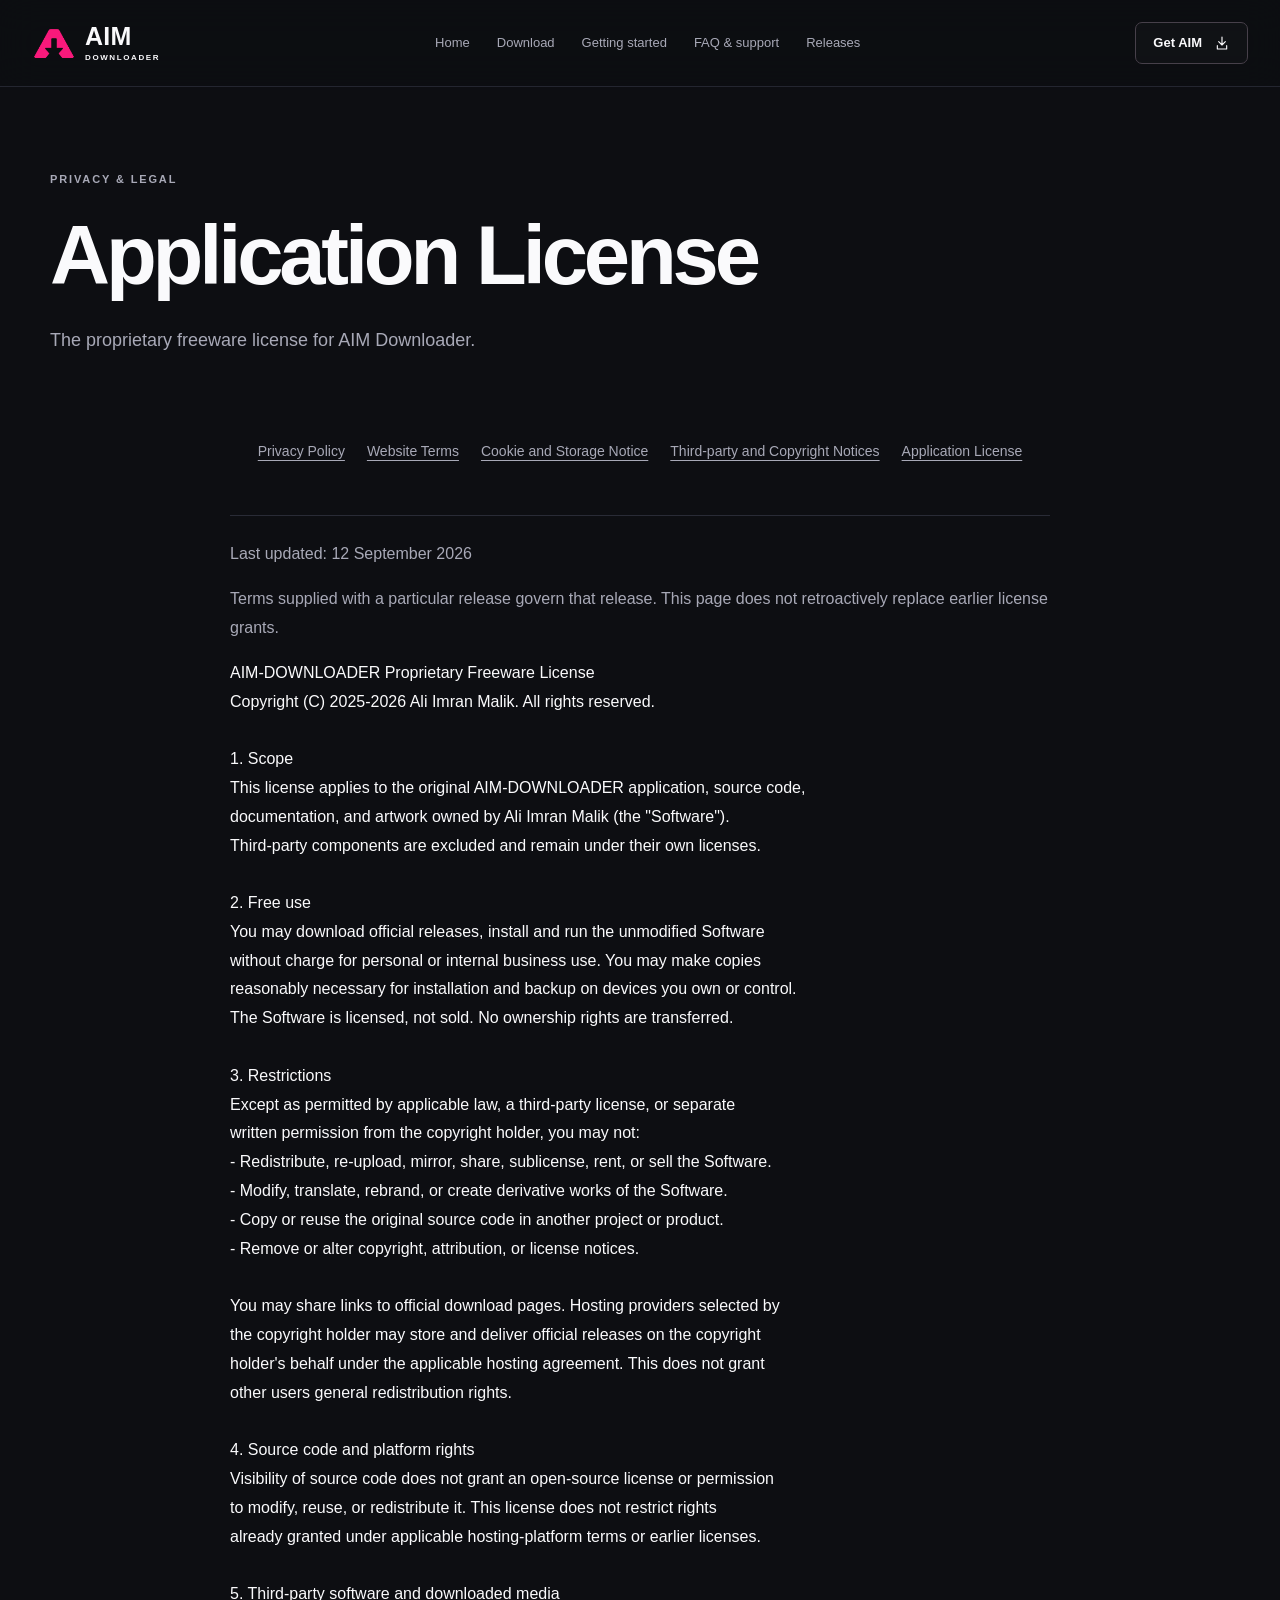
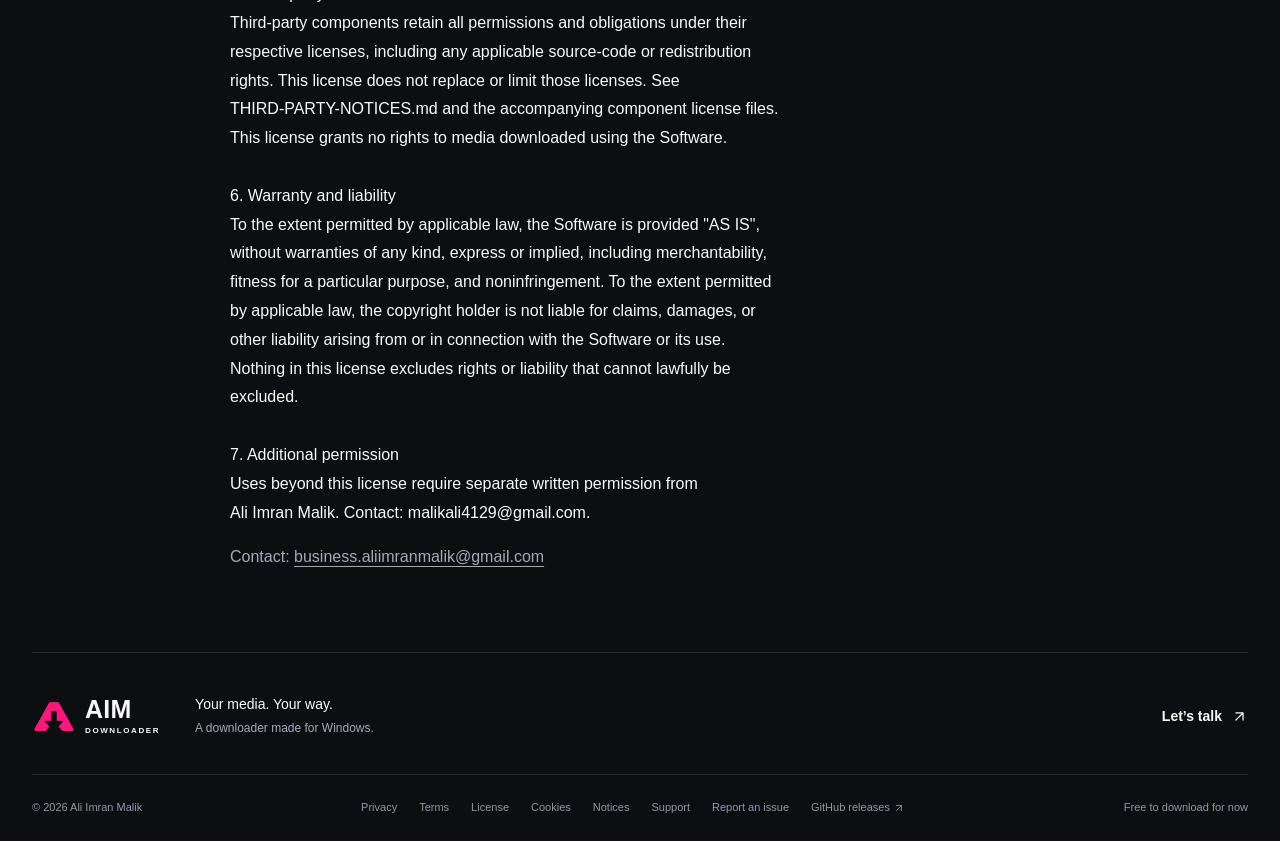
<file: license/index.html>
<!doctype html>
<html lang="en"><head><meta charset="utf-8"><meta name="viewport" content="width=device-width, initial-scale=1"><title>Application License · AIM Downloader</title><meta name="description" content="The proprietary freeware license for AIM Downloader."><meta name="theme-color" content="#0D0E12"><link rel="canonical" href="https://aimdownloader.pages.dev/license/"><meta property="og:title" content="Application License · AIM Downloader"><meta property="og:description" content="The proprietary freeware license for AIM Downloader."><meta property="og:type" content="website"><meta property="og:url" content="https://aimdownloader.pages.dev/license/"><meta name="twitter:card" content="summary"><link rel="icon" type="image/png" href="/assets/brand-icon.png"><link rel="stylesheet" href="/assets/styles.css"><script type="module" src="/assets/app.js"></script></head>
<body><a class="skip-link" href="#main">Skip to content</a><div class="site-header"><div class="nav-wrap"><a class="brand" href="/" aria-label="AIM Downloader home"><img src="/assets/brand-icon.png" width="44" height="44" alt=""><span>AIM<span class="brand-small">DOWNLOADER</span></span></a><button class="menu-toggle" aria-expanded="false" aria-controls="navigation" hidden>Menu <span aria-hidden="true">☰</span></button><nav id="navigation" aria-label="Main navigation"><a href="/" >Home</a><a href="/download/" >Download</a><a href="/getting-started/" >Getting started</a><a href="/support/" >FAQ & support</a><a href="/releases/" >Releases</a></nav><a class="nav-download" href="/download/">Get AIM <svg viewBox="0 0 24 24" aria-hidden="true" fill="none" stroke="currentColor" stroke-width="1.7" stroke-linecap="round" stroke-linejoin="round"><path d="M12 3v12m-5-5 5 5 5-5M5 16v5h14v-5"/></svg></a></div></div>
<main id="main" tabindex="-1"><header class="page-heading"><p class="eyebrow">PRIVACY & LEGAL</p><h1>Application License</h1><p class="lead">The proprietary freeware license for AIM Downloader.</p></header><article class="wrap legal-content"><nav class="legal-nav" aria-label="Legal documents"><a href="/privacy/">Privacy Policy</a><a href="/terms/">Website Terms</a><a href="/cookies/">Cookie and Storage Notice</a><a href="/legal/">Third-party and Copyright Notices</a><a href="/license/">Application License</a></nav><p class="legal-date">Last updated: 12 September 2026</p><p>Terms supplied with a particular release govern that release. This page does not retroactively replace earlier license grants.</p><pre class="license-text">AIM-DOWNLOADER Proprietary Freeware License
Copyright (C) 2025-2026 Ali Imran Malik. All rights reserved.

1. Scope
This license applies to the original AIM-DOWNLOADER application, source code,
documentation, and artwork owned by Ali Imran Malik (the &quot;Software&quot;).
Third-party components are excluded and remain under their own licenses.

2. Free use
You may download official releases, install and run the unmodified Software
without charge for personal or internal business use. You may make copies
reasonably necessary for installation and backup on devices you own or control.
The Software is licensed, not sold. No ownership rights are transferred.

3. Restrictions
Except as permitted by applicable law, a third-party license, or separate
written permission from the copyright holder, you may not:
- Redistribute, re-upload, mirror, share, sublicense, rent, or sell the Software.
- Modify, translate, rebrand, or create derivative works of the Software.
- Copy or reuse the original source code in another project or product.
- Remove or alter copyright, attribution, or license notices.

You may share links to official download pages. Hosting providers selected by
the copyright holder may store and deliver official releases on the copyright
holder&#x27;s behalf under the applicable hosting agreement. This does not grant
other users general redistribution rights.

4. Source code and platform rights
Visibility of source code does not grant an open-source license or permission
to modify, reuse, or redistribute it. This license does not restrict rights
already granted under applicable hosting-platform terms or earlier licenses.

5. Third-party software and downloaded media
Third-party components retain all permissions and obligations under their
respective licenses, including any applicable source-code or redistribution
rights. This license does not replace or limit those licenses. See
THIRD-PARTY-NOTICES.md and the accompanying component license files.
This license grants no rights to media downloaded using the Software.

6. Warranty and liability
To the extent permitted by applicable law, the Software is provided &quot;AS IS&quot;,
without warranties of any kind, express or implied, including merchantability,
fitness for a particular purpose, and noninfringement. To the extent permitted
by applicable law, the copyright holder is not liable for claims, damages, or
other liability arising from or in connection with the Software or its use.
Nothing in this license excludes rights or liability that cannot lawfully be
excluded.

7. Additional permission
Uses beyond this license require separate written permission from
Ali Imran Malik. Contact: malikali4129@gmail.com.
</pre><p>Contact: <a href="mailto:business.aliimranmalik@gmail.com">business.aliimranmalik@gmail.com</a></p></article></main>
<footer><div class="footer-top"><a class="brand" href="/" aria-label="AIM Downloader home"><img src="/assets/brand-icon.png" width="44" height="44" alt=""><span>AIM<span class="brand-small">DOWNLOADER</span></span></a><p>Your media. Your way.<br><span>A downloader made for Windows.</span></p><a href="mailto:business.aliimranmalik@gmail.com" class="text-link">Let’s talk <svg viewBox="0 0 24 24" aria-hidden="true" fill="none" stroke="currentColor" stroke-width="1.7" stroke-linecap="round" stroke-linejoin="round"><path d="M7 17 17 7M7 7h10v10"/></svg></a></div><div class="footer-bottom"><span>© 2026 Ali Imran Malik</span><div><a href="/privacy/">Privacy</a><a href="/terms/">Terms</a><a href="/license/">License</a><a href="/cookies/">Cookies</a><a href="/legal/">Notices</a><a href="/support/">Support</a><a href="https://github.com/malikali4129/AIM-DOWNLOADER-RELEASE/issues">Report an issue</a><a href="https://github.com/malikali4129/AIM-DOWNLOADER-RELEASE/releases">GitHub releases <svg viewBox="0 0 24 24" aria-hidden="true" fill="none" stroke="currentColor" stroke-width="1.7" stroke-linecap="round" stroke-linejoin="round"><path d="M7 17 17 7M7 7h10v10"/></svg></a></div><span class="availability">Free to download for now</span></div></footer></body></html>
</file>
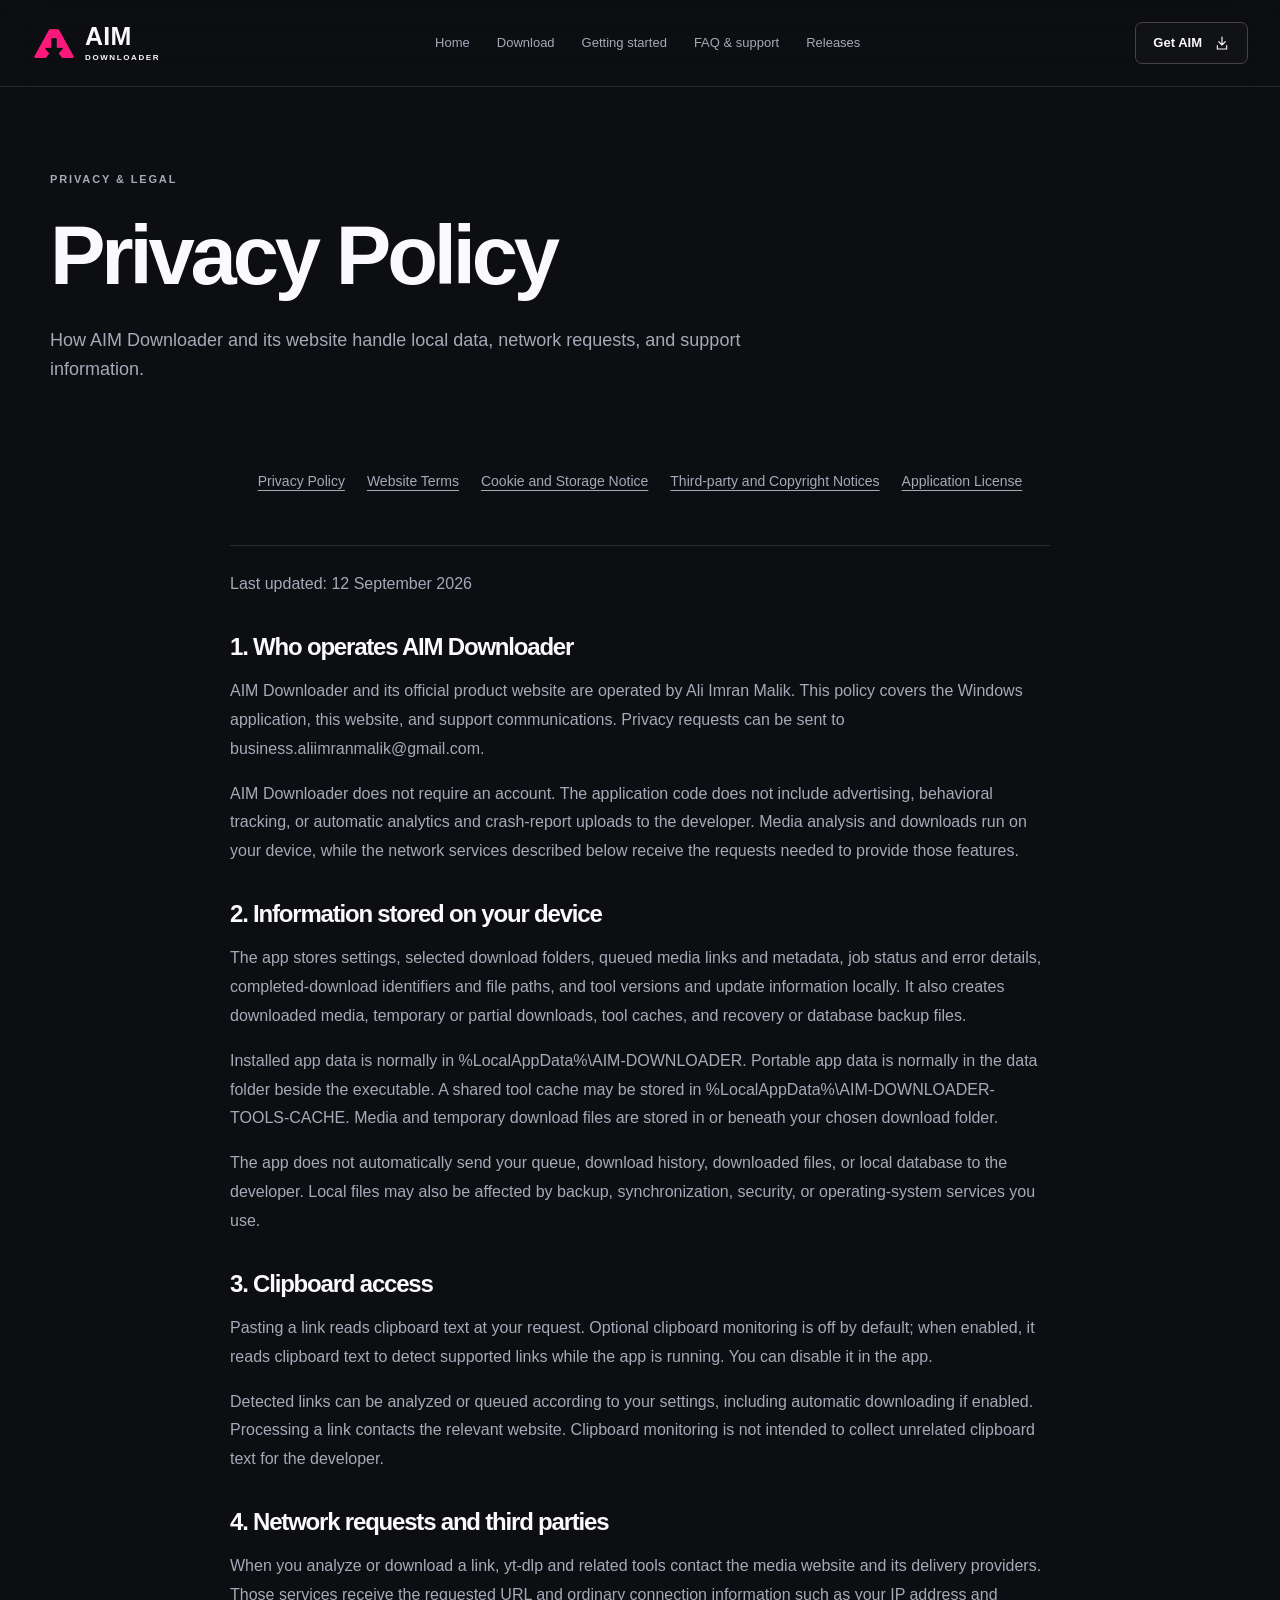
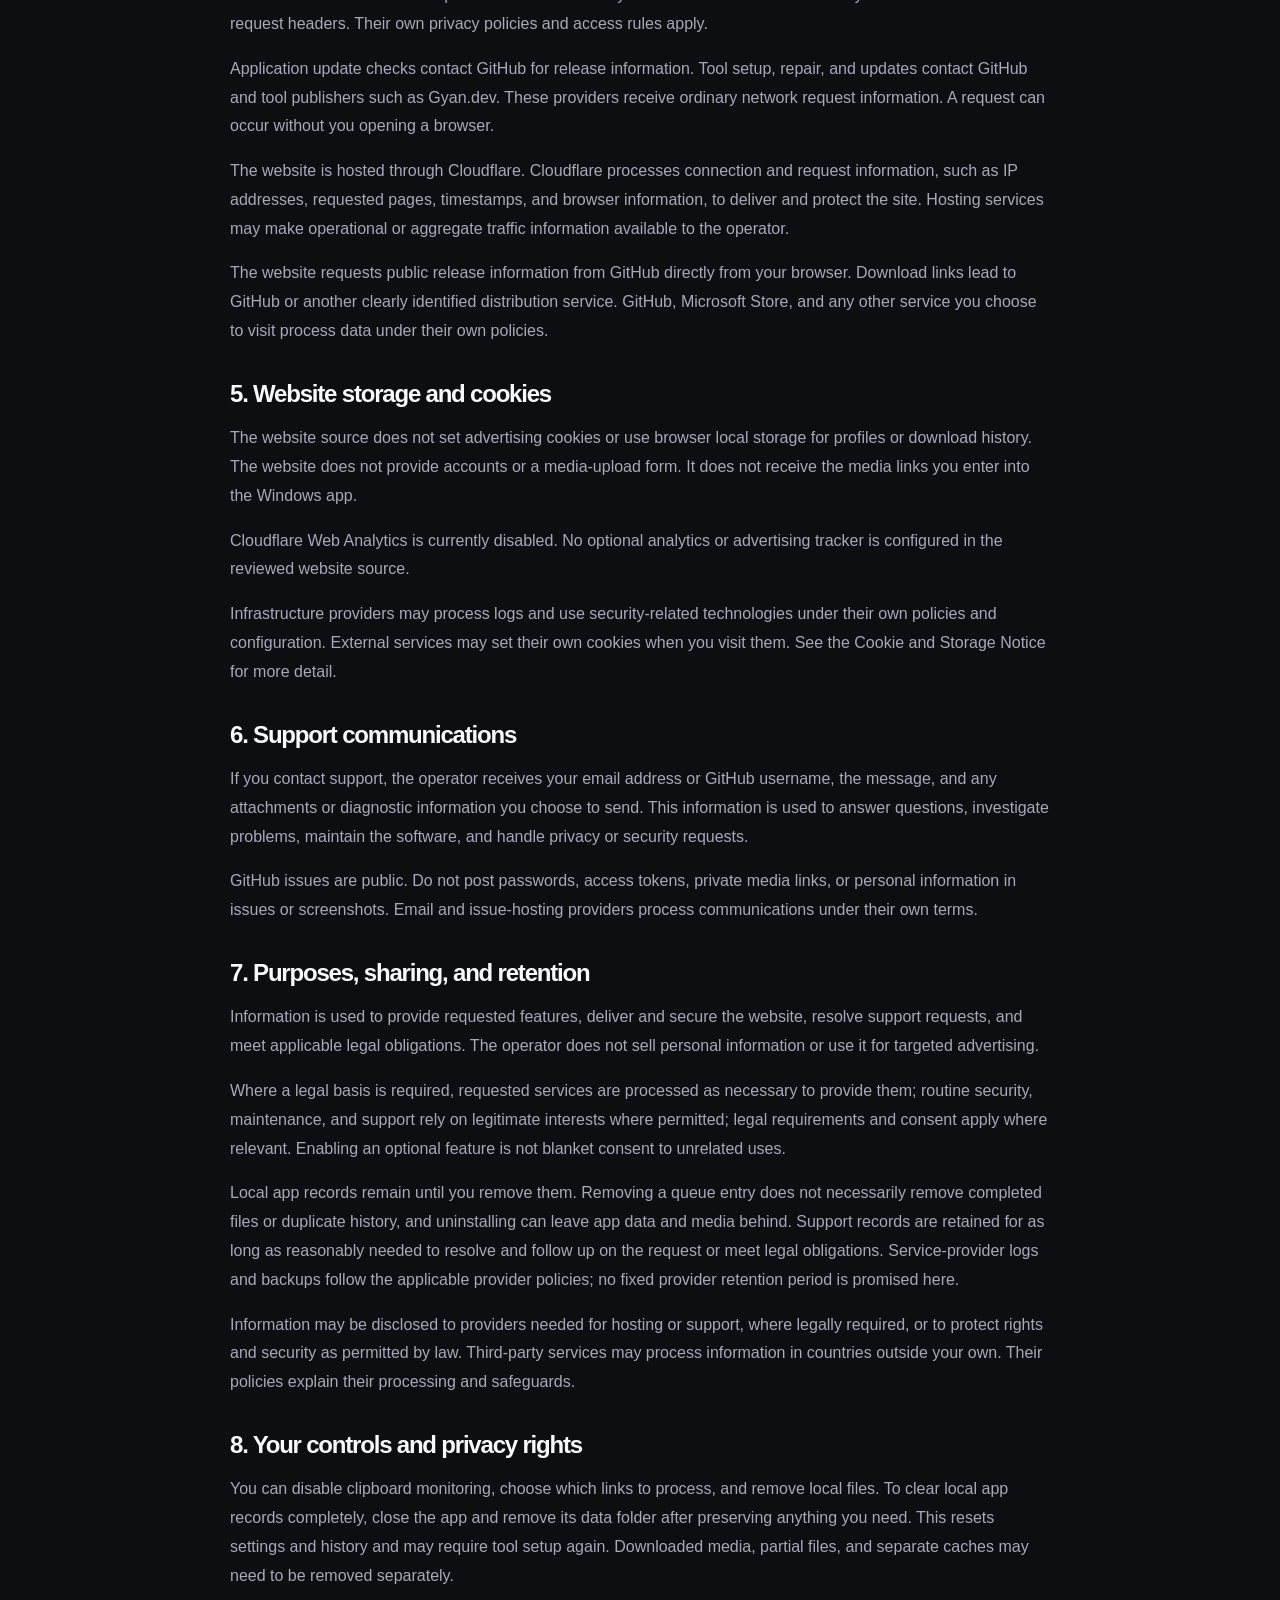
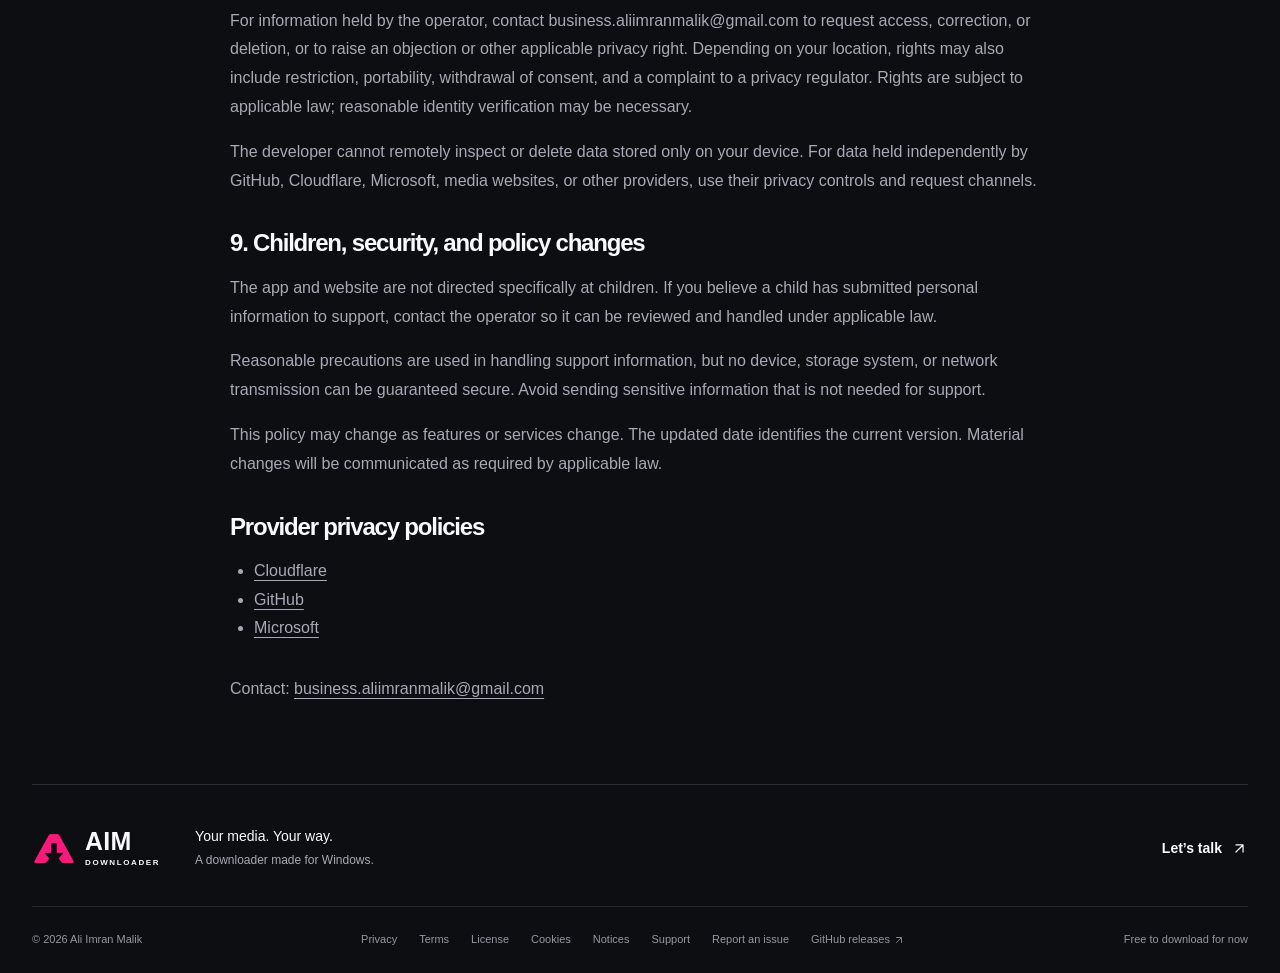
<file: privacy/index.html>
<!doctype html>
<html lang="en"><head><meta charset="utf-8"><meta name="viewport" content="width=device-width, initial-scale=1"><title>Privacy Policy · AIM Downloader</title><meta name="description" content="How AIM Downloader and its website handle local data, network requests, and support information."><meta name="theme-color" content="#0D0E12"><link rel="canonical" href="https://aimdownloader.pages.dev/privacy/"><meta property="og:title" content="Privacy Policy · AIM Downloader"><meta property="og:description" content="How AIM Downloader and its website handle local data, network requests, and support information."><meta property="og:type" content="website"><meta property="og:url" content="https://aimdownloader.pages.dev/privacy/"><meta name="twitter:card" content="summary"><link rel="icon" type="image/png" href="/assets/brand-icon.png"><link rel="stylesheet" href="/assets/styles.css"><script type="module" src="/assets/app.js"></script></head>
<body><a class="skip-link" href="#main">Skip to content</a><div class="site-header"><div class="nav-wrap"><a class="brand" href="/" aria-label="AIM Downloader home"><img src="/assets/brand-icon.png" width="44" height="44" alt=""><span>AIM<span class="brand-small">DOWNLOADER</span></span></a><button class="menu-toggle" aria-expanded="false" aria-controls="navigation" hidden>Menu <span aria-hidden="true">☰</span></button><nav id="navigation" aria-label="Main navigation"><a href="/" >Home</a><a href="/download/" >Download</a><a href="/getting-started/" >Getting started</a><a href="/support/" >FAQ & support</a><a href="/releases/" >Releases</a></nav><a class="nav-download" href="/download/">Get AIM <svg viewBox="0 0 24 24" aria-hidden="true" fill="none" stroke="currentColor" stroke-width="1.7" stroke-linecap="round" stroke-linejoin="round"><path d="M12 3v12m-5-5 5 5 5-5M5 16v5h14v-5"/></svg></a></div></div>
<main id="main" tabindex="-1"><header class="page-heading"><p class="eyebrow">PRIVACY & LEGAL</p><h1>Privacy Policy</h1><p class="lead">How AIM Downloader and its website handle local data, network requests, and support information.</p></header><article class="wrap legal-content"><nav class="legal-nav" aria-label="Legal documents"><a href="/privacy/">Privacy Policy</a><a href="/terms/">Website Terms</a><a href="/cookies/">Cookie and Storage Notice</a><a href="/legal/">Third-party and Copyright Notices</a><a href="/license/">Application License</a></nav><p class="legal-date">Last updated: 12 September 2026</p><section><h2>1. Who operates AIM Downloader</h2><p>AIM Downloader and its official product website are operated by Ali Imran Malik. This policy covers the Windows application, this website, and support communications. Privacy requests can be sent to business.aliimranmalik@gmail.com.</p><p>AIM Downloader does not require an account. The application code does not include advertising, behavioral tracking, or automatic analytics and crash-report uploads to the developer. Media analysis and downloads run on your device, while the network services described below receive the requests needed to provide those features.</p></section><section><h2>2. Information stored on your device</h2><p>The app stores settings, selected download folders, queued media links and metadata, job status and error details, completed-download identifiers and file paths, and tool versions and update information locally. It also creates downloaded media, temporary or partial downloads, tool caches, and recovery or database backup files.</p><p>Installed app data is normally in %LocalAppData%\AIM-DOWNLOADER. Portable app data is normally in the data folder beside the executable. A shared tool cache may be stored in %LocalAppData%\AIM-DOWNLOADER-TOOLS-CACHE. Media and temporary download files are stored in or beneath your chosen download folder.</p><p>The app does not automatically send your queue, download history, downloaded files, or local database to the developer. Local files may also be affected by backup, synchronization, security, or operating-system services you use.</p></section><section><h2>3. Clipboard access</h2><p>Pasting a link reads clipboard text at your request. Optional clipboard monitoring is off by default; when enabled, it reads clipboard text to detect supported links while the app is running. You can disable it in the app.</p><p>Detected links can be analyzed or queued according to your settings, including automatic downloading if enabled. Processing a link contacts the relevant website. Clipboard monitoring is not intended to collect unrelated clipboard text for the developer.</p></section><section><h2>4. Network requests and third parties</h2><p>When you analyze or download a link, yt-dlp and related tools contact the media website and its delivery providers. Those services receive the requested URL and ordinary connection information such as your IP address and request headers. Their own privacy policies and access rules apply.</p><p>Application update checks contact GitHub for release information. Tool setup, repair, and updates contact GitHub and tool publishers such as Gyan.dev. These providers receive ordinary network request information. A request can occur without you opening a browser.</p><p>The website is hosted through Cloudflare. Cloudflare processes connection and request information, such as IP addresses, requested pages, timestamps, and browser information, to deliver and protect the site. Hosting services may make operational or aggregate traffic information available to the operator.</p><p>The website requests public release information from GitHub directly from your browser. Download links lead to GitHub or another clearly identified distribution service. GitHub, Microsoft Store, and any other service you choose to visit process data under their own policies.</p></section><section><h2>5. Website storage and cookies</h2><p>The website source does not set advertising cookies or use browser local storage for profiles or download history. The website does not provide accounts or a media-upload form. It does not receive the media links you enter into the Windows app.</p><p>Cloudflare Web Analytics is currently disabled. No optional analytics or advertising tracker is configured in the reviewed website source.</p><p>Infrastructure providers may process logs and use security-related technologies under their own policies and configuration. External services may set their own cookies when you visit them. See the Cookie and Storage Notice for more detail.</p></section><section><h2>6. Support communications</h2><p>If you contact support, the operator receives your email address or GitHub username, the message, and any attachments or diagnostic information you choose to send. This information is used to answer questions, investigate problems, maintain the software, and handle privacy or security requests.</p><p>GitHub issues are public. Do not post passwords, access tokens, private media links, or personal information in issues or screenshots. Email and issue-hosting providers process communications under their own terms.</p></section><section><h2>7. Purposes, sharing, and retention</h2><p>Information is used to provide requested features, deliver and secure the website, resolve support requests, and meet applicable legal obligations. The operator does not sell personal information or use it for targeted advertising.</p><p>Where a legal basis is required, requested services are processed as necessary to provide them; routine security, maintenance, and support rely on legitimate interests where permitted; legal requirements and consent apply where relevant. Enabling an optional feature is not blanket consent to unrelated uses.</p><p>Local app records remain until you remove them. Removing a queue entry does not necessarily remove completed files or duplicate history, and uninstalling can leave app data and media behind. Support records are retained for as long as reasonably needed to resolve and follow up on the request or meet legal obligations. Service-provider logs and backups follow the applicable provider policies; no fixed provider retention period is promised here.</p><p>Information may be disclosed to providers needed for hosting or support, where legally required, or to protect rights and security as permitted by law. Third-party services may process information in countries outside your own. Their policies explain their processing and safeguards.</p></section><section><h2>8. Your controls and privacy rights</h2><p>You can disable clipboard monitoring, choose which links to process, and remove local files. To clear local app records completely, close the app and remove its data folder after preserving anything you need. This resets settings and history and may require tool setup again. Downloaded media, partial files, and separate caches may need to be removed separately.</p><p>For information held by the operator, contact business.aliimranmalik@gmail.com to request access, correction, or deletion, or to raise an objection or other applicable privacy right. Depending on your location, rights may also include restriction, portability, withdrawal of consent, and a complaint to a privacy regulator. Rights are subject to applicable law; reasonable identity verification may be necessary.</p><p>The developer cannot remotely inspect or delete data stored only on your device. For data held independently by GitHub, Cloudflare, Microsoft, media websites, or other providers, use their privacy controls and request channels.</p></section><section><h2>9. Children, security, and policy changes</h2><p>The app and website are not directed specifically at children. If you believe a child has submitted personal information to support, contact the operator so it can be reviewed and handled under applicable law.</p><p>Reasonable precautions are used in handling support information, but no device, storage system, or network transmission can be guaranteed secure. Avoid sending sensitive information that is not needed for support.</p><p>This policy may change as features or services change. The updated date identifies the current version. Material changes will be communicated as required by applicable law.</p></section><section><h2>Provider privacy policies</h2><ul><li><a href="https://www.cloudflare.com/privacypolicy/">Cloudflare</a></li><li><a href="https://docs.github.com/en/site-policy/privacy-policies/github-general-privacy-statement">GitHub</a></li><li><a href="https://privacy.microsoft.com/privacystatement">Microsoft</a></li></ul></section><p>Contact: <a href="mailto:business.aliimranmalik@gmail.com">business.aliimranmalik@gmail.com</a></p></article></main>
<footer><div class="footer-top"><a class="brand" href="/" aria-label="AIM Downloader home"><img src="/assets/brand-icon.png" width="44" height="44" alt=""><span>AIM<span class="brand-small">DOWNLOADER</span></span></a><p>Your media. Your way.<br><span>A downloader made for Windows.</span></p><a href="mailto:business.aliimranmalik@gmail.com" class="text-link">Let’s talk <svg viewBox="0 0 24 24" aria-hidden="true" fill="none" stroke="currentColor" stroke-width="1.7" stroke-linecap="round" stroke-linejoin="round"><path d="M7 17 17 7M7 7h10v10"/></svg></a></div><div class="footer-bottom"><span>© 2026 Ali Imran Malik</span><div><a href="/privacy/">Privacy</a><a href="/terms/">Terms</a><a href="/license/">License</a><a href="/cookies/">Cookies</a><a href="/legal/">Notices</a><a href="/support/">Support</a><a href="https://github.com/malikali4129/AIM-DOWNLOADER-RELEASE/issues">Report an issue</a><a href="https://github.com/malikali4129/AIM-DOWNLOADER-RELEASE/releases">GitHub releases <svg viewBox="0 0 24 24" aria-hidden="true" fill="none" stroke="currentColor" stroke-width="1.7" stroke-linecap="round" stroke-linejoin="round"><path d="M7 17 17 7M7 7h10v10"/></svg></a></div><span class="availability">Free to download for now</span></div></footer></body></html>
</file>
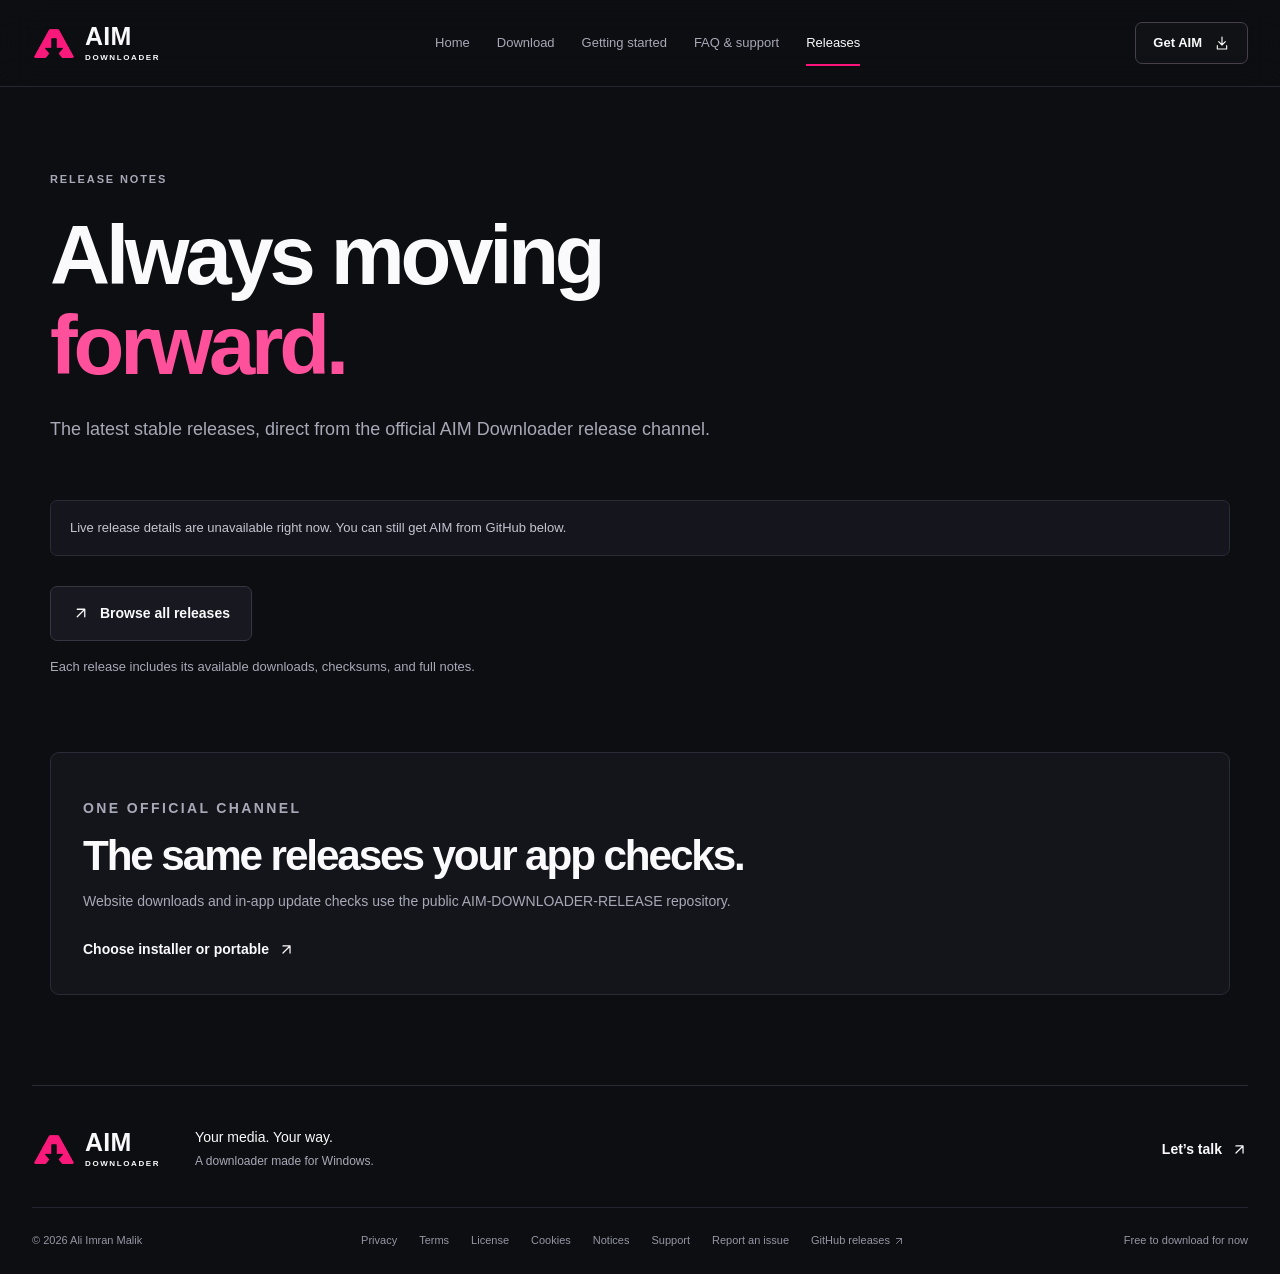
<file: releases/index.html>
<!doctype html>
<html lang="en"><head><meta charset="utf-8"><meta name="viewport" content="width=device-width, initial-scale=1"><title>Releases · AIM Downloader</title><meta name="description" content="Explore stable AIM Downloader releases and their official GitHub download assets and release notes."><meta name="theme-color" content="#0D0E12"><link rel="canonical" href="https://aimdownloader.pages.dev/releases/"><meta property="og:title" content="Releases · AIM Downloader"><meta property="og:description" content="Explore stable AIM Downloader releases and their official GitHub download assets and release notes."><meta property="og:type" content="website"><meta property="og:url" content="https://aimdownloader.pages.dev/releases/"><meta name="twitter:card" content="summary"><link rel="icon" type="image/png" href="/assets/brand-icon.png"><link rel="stylesheet" href="/assets/styles.css"><script type="module" src="/assets/app.js"></script></head>
<body><a class="skip-link" href="#main">Skip to content</a><div class="site-header"><div class="nav-wrap"><a class="brand" href="/" aria-label="AIM Downloader home"><img src="/assets/brand-icon.png" width="44" height="44" alt=""><span>AIM<span class="brand-small">DOWNLOADER</span></span></a><button class="menu-toggle" aria-expanded="false" aria-controls="navigation" hidden>Menu <span aria-hidden="true">☰</span></button><nav id="navigation" aria-label="Main navigation"><a href="/" >Home</a><a href="/download/" >Download</a><a href="/getting-started/" >Getting started</a><a href="/support/" >FAQ & support</a><a href="/releases/" aria-current=page>Releases</a></nav><a class="nav-download" href="/download/">Get AIM <svg viewBox="0 0 24 24" aria-hidden="true" fill="none" stroke="currentColor" stroke-width="1.7" stroke-linecap="round" stroke-linejoin="round"><path d="M12 3v12m-5-5 5 5 5-5M5 16v5h14v-5"/></svg></a></div></div>
<main id="main" tabindex="-1"><header class="page-heading"><p class="eyebrow">RELEASE NOTES</p><h1>Always moving<br><span class="pink">forward.</span></h1><p class="lead">The latest stable releases, direct from the official AIM Downloader release channel.</p></header><section class="wrap releases-wrap"><div class="release-status" data-release-status role="status">Browse the official releases on GitHub.</div><div data-release-list class="release-list"></div><div class="release-fallback"><a class="button secondary" href="https://github.com/malikali4129/AIM-DOWNLOADER-RELEASE/releases" ><svg viewBox="0 0 24 24" aria-hidden="true" fill="none" stroke="currentColor" stroke-width="1.7" stroke-linecap="round" stroke-linejoin="round"><path d="M7 17 17 7M7 7h10v10"/></svg><span>Browse all releases</span></a><p>Each release includes its available downloads, checksums, and full notes.</p></div><noscript><p class="notice">JavaScript is off. The GitHub link above includes the complete release history.</p></noscript></section><section class="wrap note-panel"><p class="eyebrow">ONE OFFICIAL CHANNEL</p><h2>The same releases your app checks.</h2><p>Website downloads and in-app update checks use the public AIM-DOWNLOADER-RELEASE repository.</p><a class="text-link" href="/download/">Choose installer or portable <svg viewBox="0 0 24 24" aria-hidden="true" fill="none" stroke="currentColor" stroke-width="1.7" stroke-linecap="round" stroke-linejoin="round"><path d="M7 17 17 7M7 7h10v10"/></svg></a></section></main>
<footer><div class="footer-top"><a class="brand" href="/" aria-label="AIM Downloader home"><img src="/assets/brand-icon.png" width="44" height="44" alt=""><span>AIM<span class="brand-small">DOWNLOADER</span></span></a><p>Your media. Your way.<br><span>A downloader made for Windows.</span></p><a href="mailto:business.aliimranmalik@gmail.com" class="text-link">Let’s talk <svg viewBox="0 0 24 24" aria-hidden="true" fill="none" stroke="currentColor" stroke-width="1.7" stroke-linecap="round" stroke-linejoin="round"><path d="M7 17 17 7M7 7h10v10"/></svg></a></div><div class="footer-bottom"><span>© 2026 Ali Imran Malik</span><div><a href="/privacy/">Privacy</a><a href="/terms/">Terms</a><a href="/license/">License</a><a href="/cookies/">Cookies</a><a href="/legal/">Notices</a><a href="/support/">Support</a><a href="https://github.com/malikali4129/AIM-DOWNLOADER-RELEASE/issues">Report an issue</a><a href="https://github.com/malikali4129/AIM-DOWNLOADER-RELEASE/releases">GitHub releases <svg viewBox="0 0 24 24" aria-hidden="true" fill="none" stroke="currentColor" stroke-width="1.7" stroke-linecap="round" stroke-linejoin="round"><path d="M7 17 17 7M7 7h10v10"/></svg></a></div><span class="availability">Free to download for now</span></div></footer></body></html>
</file>
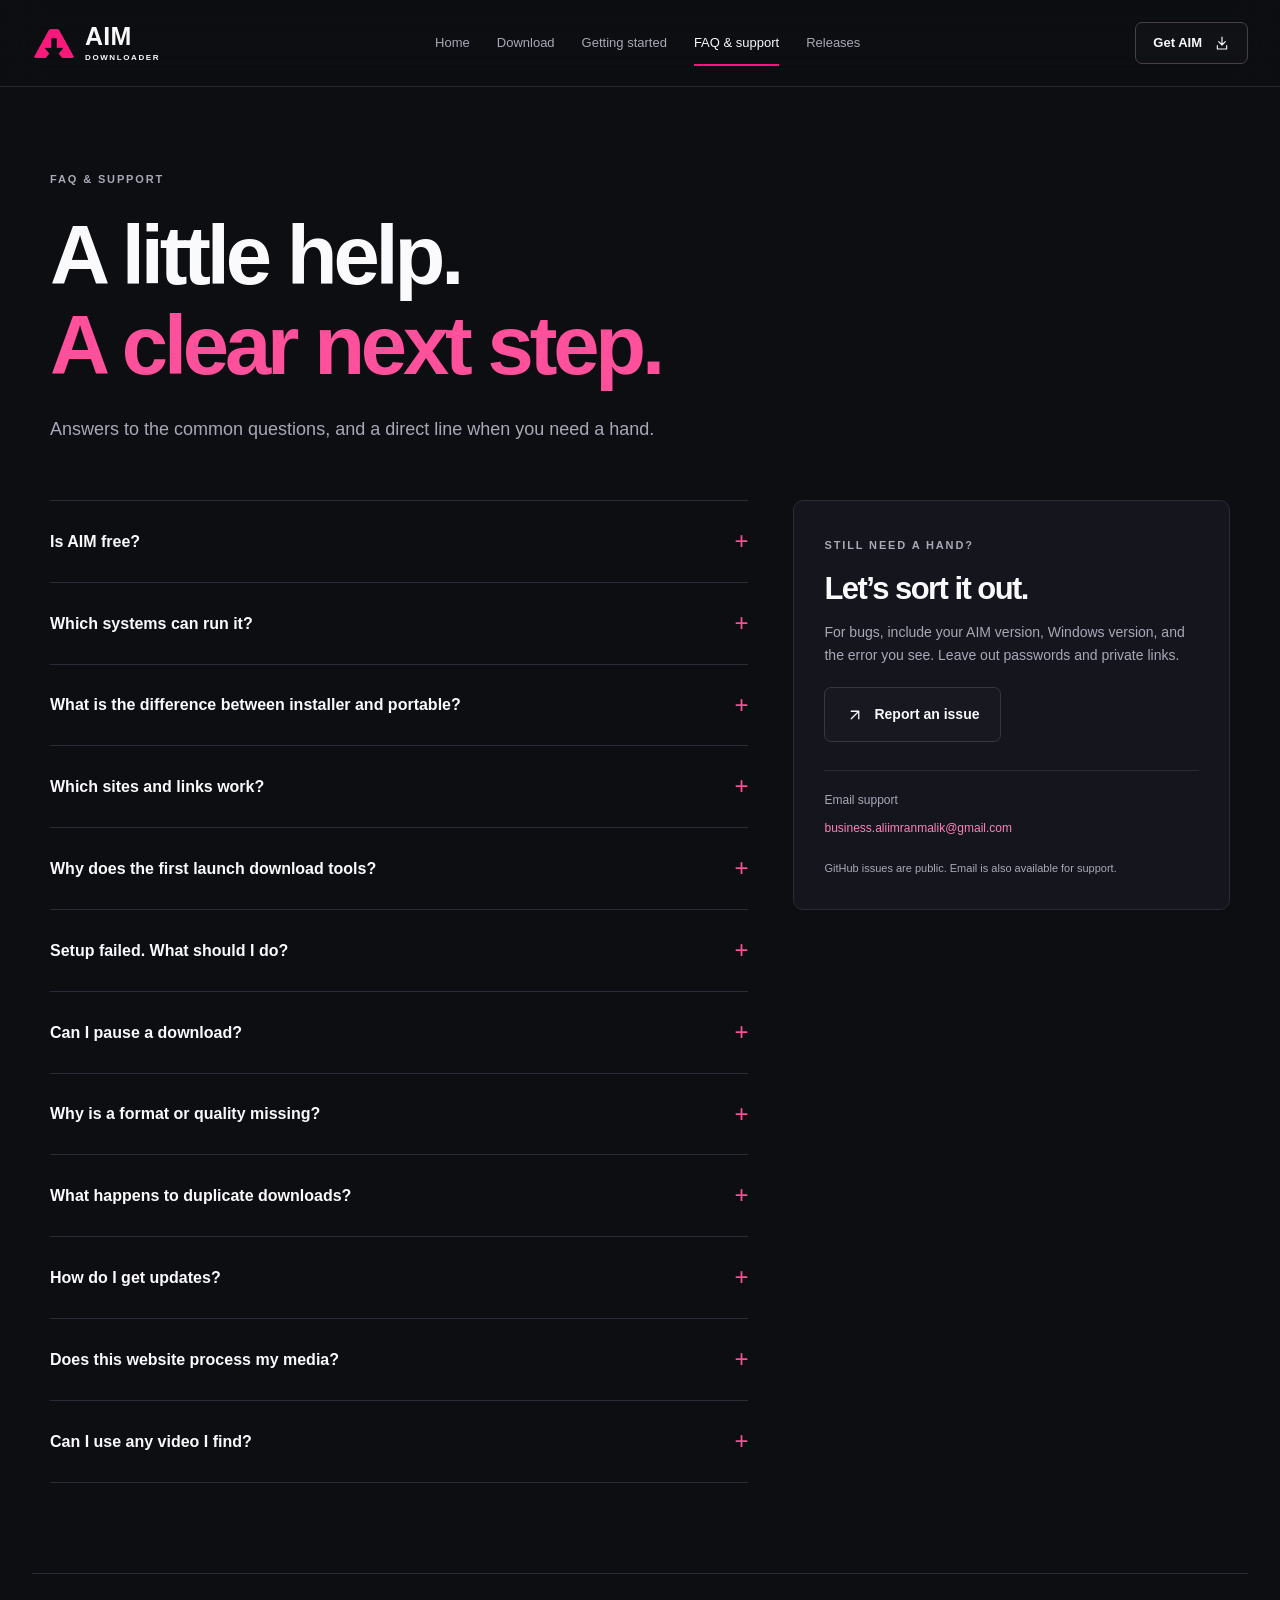
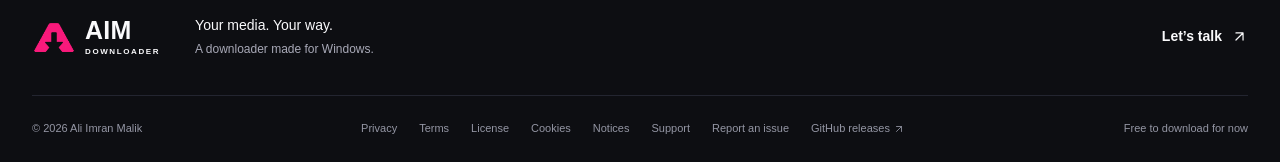
<file: support/index.html>
<!doctype html>
<html lang="en"><head><meta charset="utf-8"><meta name="viewport" content="width=device-width, initial-scale=1"><title>FAQ & support · AIM Downloader</title><meta name="description" content="Find answers about AIM Downloader and contact support by email or public GitHub issues."><meta name="theme-color" content="#0D0E12"><link rel="canonical" href="https://aimdownloader.pages.dev/support/"><meta property="og:title" content="FAQ & support · AIM Downloader"><meta property="og:description" content="Find answers about AIM Downloader and contact support by email or public GitHub issues."><meta property="og:type" content="website"><meta property="og:url" content="https://aimdownloader.pages.dev/support/"><meta name="twitter:card" content="summary"><link rel="icon" type="image/png" href="/assets/brand-icon.png"><link rel="stylesheet" href="/assets/styles.css"><script type="module" src="/assets/app.js"></script></head>
<body><a class="skip-link" href="#main">Skip to content</a><div class="site-header"><div class="nav-wrap"><a class="brand" href="/" aria-label="AIM Downloader home"><img src="/assets/brand-icon.png" width="44" height="44" alt=""><span>AIM<span class="brand-small">DOWNLOADER</span></span></a><button class="menu-toggle" aria-expanded="false" aria-controls="navigation" hidden>Menu <span aria-hidden="true">☰</span></button><nav id="navigation" aria-label="Main navigation"><a href="/" >Home</a><a href="/download/" >Download</a><a href="/getting-started/" >Getting started</a><a href="/support/" aria-current=page>FAQ & support</a><a href="/releases/" >Releases</a></nav><a class="nav-download" href="/download/">Get AIM <svg viewBox="0 0 24 24" aria-hidden="true" fill="none" stroke="currentColor" stroke-width="1.7" stroke-linecap="round" stroke-linejoin="round"><path d="M12 3v12m-5-5 5 5 5-5M5 16v5h14v-5"/></svg></a></div></div>
<main id="main" tabindex="-1"><header class="page-heading"><p class="eyebrow">FAQ & SUPPORT</p><h1>A little help.<br><span class="pink">A clear next step.</span></h1><p class="lead">Answers to the common questions, and a direct line when you need a hand.</p></header><section class="wrap support-layout"><div class="faq-list"><details><summary>Is AIM free?<span aria-hidden="true">+</span></summary><p>Free to download for now. There are no purchasing or account steps on this website. Availability may change in the future.</p></details><details><summary>Which systems can run it?<span aria-hidden="true">+</span></summary><p>AIM is a Windows x64 desktop application. Use Windows 10 or Windows 11. macOS and Linux editions are not available.</p></details><details><summary>What is the difference between installer and portable?<span aria-hidden="true">+</span></summary><p>The installer adds AIM to your Windows account with Start menu access. The portable ZIP runs from an extracted writable folder and keeps its data alongside the application.</p></details><details><summary>Which sites and links work?<span aria-hidden="true">+</span></summary><p>AIM uses yt-dlp for supported public video and playlist links. Support depends on each source and can change. Private, login-only, and cookie-dependent media are outside the supported workflow.</p></details><details><summary>Why does the first launch download tools?<span aria-hidden="true">+</span></summary><p>AIM uses yt-dlp for media extraction, FFmpeg / FFprobe for media processing, and Deno for JavaScript support. First-run setup downloads and verifies these tools automatically.</p></details><details><summary>Setup failed. What should I do?<span aria-hidden="true">+</span></summary><p>Check your internet connection, confirm the app and download folders are writable, and retry setup. A checksum failure prevents that tool download from being activated. Report repeated failures through support.</p></details><details><summary>Can I pause a download?<span aria-hidden="true">+</span></summary><p>Yes, during downloading. Pause retains partial files, and Resume / Retry attempts the transfer again. Some sites restart downloads. Merging and conversion stages cannot be paused.</p></details><details><summary>Why is a format or quality missing?<span aria-hidden="true">+</span></summary><p>Available formats depend on the source. Choose a quality preset before adding a link; source formats determine the final result. MP4 compatibility requires the source to offer compatible codecs.</p></details><details><summary>What happens to duplicate downloads?<span aria-hidden="true">+</span></summary><p>Choose Skip to avoid known duplicates, Keep both to save numbered filenames, or Replace to replace the existing completed file after the new result is ready.</p></details><details><summary>How do I get updates?<span aria-hidden="true">+</span></summary><p>AIM checks the public GitHub release channel for app updates. You can also visit the Downloads or Releases page at any time. Tool updates are managed separately inside the app.</p></details><details><summary>Does this website process my media?<span aria-hidden="true">+</span></summary><p>No. This website provides product information and links to GitHub downloads. Media analysis and downloads happen in the Windows application. The website has no account system or media-upload form. See the Privacy Policy for hosting and network-request details.</p></details><details><summary>Can I use any video I find?<span aria-hidden="true">+</span></summary><p>Download only media you have permission to save. Respect the source website’s terms and the rights of content owners.</p></details></div><aside class="support-card"><span class="eyebrow">STILL NEED A HAND?</span><h2>Let’s sort it out.</h2><p>For bugs, include your AIM version, Windows version, and the error you see. Leave out passwords and private links.</p><a class="button secondary" href="https://github.com/malikali4129/AIM-DOWNLOADER-RELEASE/issues"><svg viewBox="0 0 24 24" aria-hidden="true" fill="none" stroke="currentColor" stroke-width="1.7" stroke-linecap="round" stroke-linejoin="round"><path d="M7 17 17 7M7 7h10v10"/></svg>Report an issue</a><div class="support-email"><span>Email support</span><a href="mailto:business.aliimranmalik@gmail.com">business.aliimranmalik@gmail.com</a></div><p class="micro">GitHub issues are public. Email is also available for support.</p></aside></section></main>
<footer><div class="footer-top"><a class="brand" href="/" aria-label="AIM Downloader home"><img src="/assets/brand-icon.png" width="44" height="44" alt=""><span>AIM<span class="brand-small">DOWNLOADER</span></span></a><p>Your media. Your way.<br><span>A downloader made for Windows.</span></p><a href="mailto:business.aliimranmalik@gmail.com" class="text-link">Let’s talk <svg viewBox="0 0 24 24" aria-hidden="true" fill="none" stroke="currentColor" stroke-width="1.7" stroke-linecap="round" stroke-linejoin="round"><path d="M7 17 17 7M7 7h10v10"/></svg></a></div><div class="footer-bottom"><span>© 2026 Ali Imran Malik</span><div><a href="/privacy/">Privacy</a><a href="/terms/">Terms</a><a href="/license/">License</a><a href="/cookies/">Cookies</a><a href="/legal/">Notices</a><a href="/support/">Support</a><a href="https://github.com/malikali4129/AIM-DOWNLOADER-RELEASE/issues">Report an issue</a><a href="https://github.com/malikali4129/AIM-DOWNLOADER-RELEASE/releases">GitHub releases <svg viewBox="0 0 24 24" aria-hidden="true" fill="none" stroke="currentColor" stroke-width="1.7" stroke-linecap="round" stroke-linejoin="round"><path d="M7 17 17 7M7 7h10v10"/></svg></a></div><span class="availability">Free to download for now</span></div></footer></body></html>
</file>
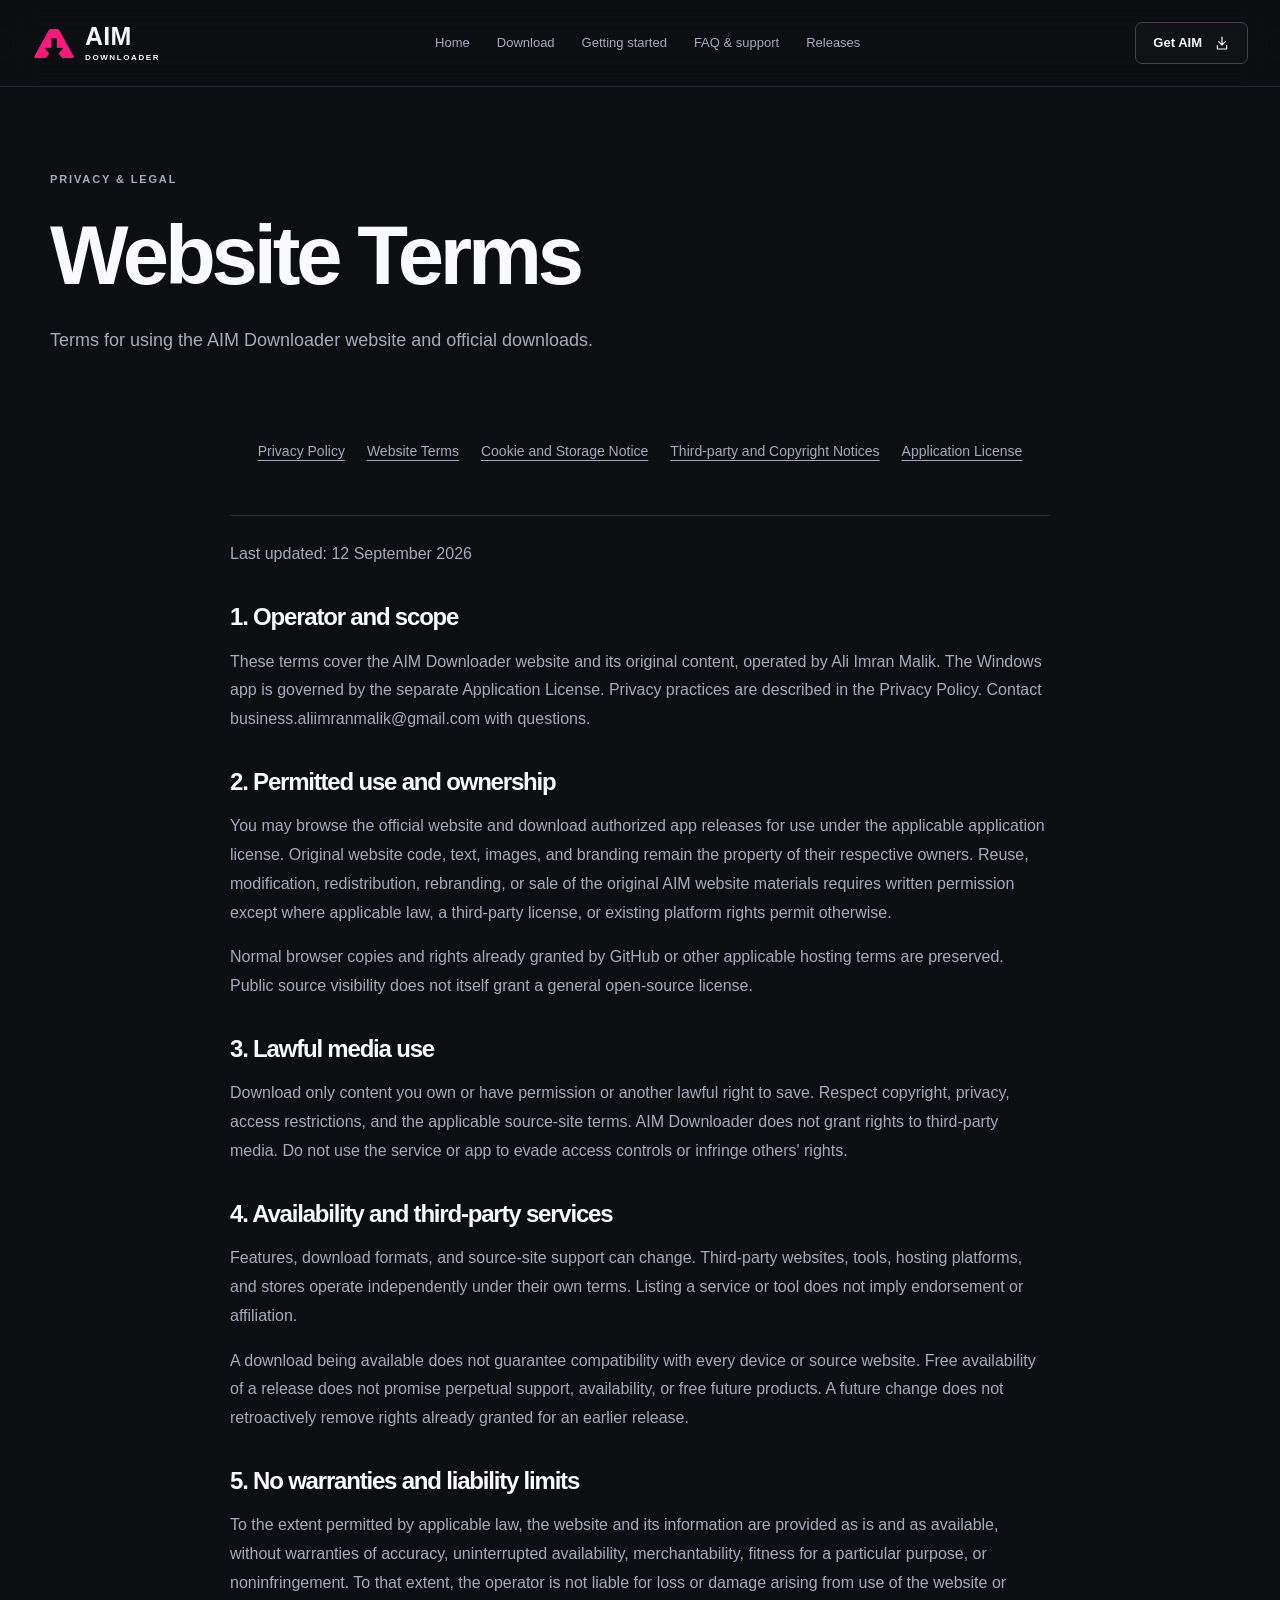
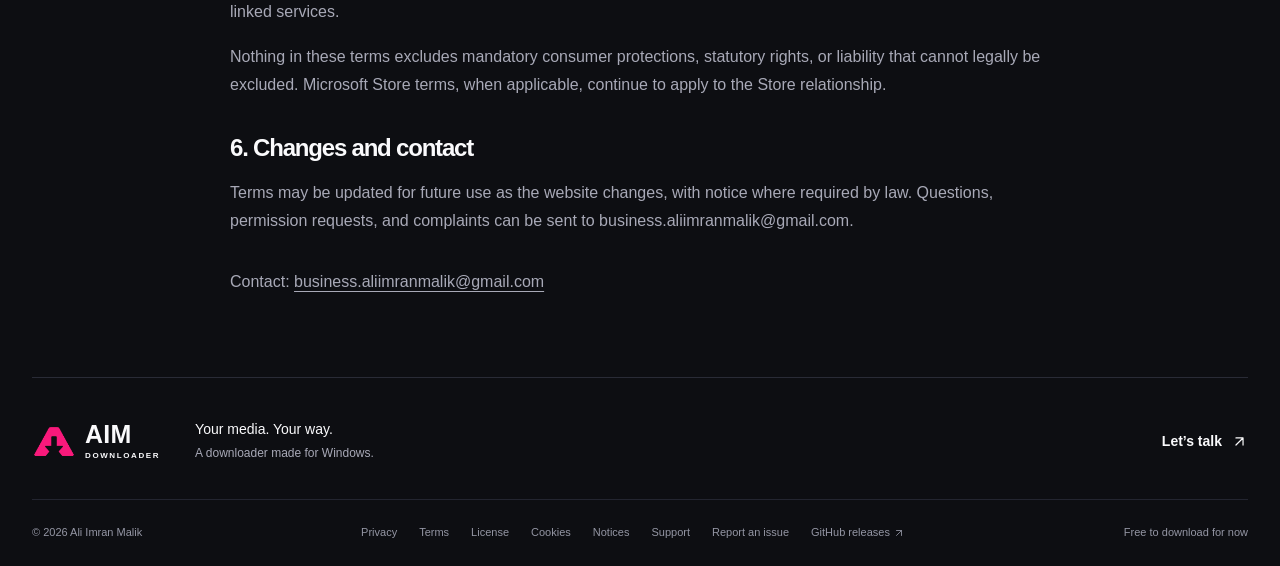
<file: terms/index.html>
<!doctype html>
<html lang="en"><head><meta charset="utf-8"><meta name="viewport" content="width=device-width, initial-scale=1"><title>Website Terms · AIM Downloader</title><meta name="description" content="Terms for using the AIM Downloader website and official downloads."><meta name="theme-color" content="#0D0E12"><link rel="canonical" href="https://aimdownloader.pages.dev/terms/"><meta property="og:title" content="Website Terms · AIM Downloader"><meta property="og:description" content="Terms for using the AIM Downloader website and official downloads."><meta property="og:type" content="website"><meta property="og:url" content="https://aimdownloader.pages.dev/terms/"><meta name="twitter:card" content="summary"><link rel="icon" type="image/png" href="/assets/brand-icon.png"><link rel="stylesheet" href="/assets/styles.css"><script type="module" src="/assets/app.js"></script></head>
<body><a class="skip-link" href="#main">Skip to content</a><div class="site-header"><div class="nav-wrap"><a class="brand" href="/" aria-label="AIM Downloader home"><img src="/assets/brand-icon.png" width="44" height="44" alt=""><span>AIM<span class="brand-small">DOWNLOADER</span></span></a><button class="menu-toggle" aria-expanded="false" aria-controls="navigation" hidden>Menu <span aria-hidden="true">☰</span></button><nav id="navigation" aria-label="Main navigation"><a href="/" >Home</a><a href="/download/" >Download</a><a href="/getting-started/" >Getting started</a><a href="/support/" >FAQ & support</a><a href="/releases/" >Releases</a></nav><a class="nav-download" href="/download/">Get AIM <svg viewBox="0 0 24 24" aria-hidden="true" fill="none" stroke="currentColor" stroke-width="1.7" stroke-linecap="round" stroke-linejoin="round"><path d="M12 3v12m-5-5 5 5 5-5M5 16v5h14v-5"/></svg></a></div></div>
<main id="main" tabindex="-1"><header class="page-heading"><p class="eyebrow">PRIVACY & LEGAL</p><h1>Website Terms</h1><p class="lead">Terms for using the AIM Downloader website and official downloads.</p></header><article class="wrap legal-content"><nav class="legal-nav" aria-label="Legal documents"><a href="/privacy/">Privacy Policy</a><a href="/terms/">Website Terms</a><a href="/cookies/">Cookie and Storage Notice</a><a href="/legal/">Third-party and Copyright Notices</a><a href="/license/">Application License</a></nav><p class="legal-date">Last updated: 12 September 2026</p><section><h2>1. Operator and scope</h2><p>These terms cover the AIM Downloader website and its original content, operated by Ali Imran Malik. The Windows app is governed by the separate Application License. Privacy practices are described in the Privacy Policy. Contact business.aliimranmalik@gmail.com with questions.</p></section><section><h2>2. Permitted use and ownership</h2><p>You may browse the official website and download authorized app releases for use under the applicable application license. Original website code, text, images, and branding remain the property of their respective owners. Reuse, modification, redistribution, rebranding, or sale of the original AIM website materials requires written permission except where applicable law, a third-party license, or existing platform rights permit otherwise.</p><p>Normal browser copies and rights already granted by GitHub or other applicable hosting terms are preserved. Public source visibility does not itself grant a general open-source license.</p></section><section><h2>3. Lawful media use</h2><p>Download only content you own or have permission or another lawful right to save. Respect copyright, privacy, access restrictions, and the applicable source-site terms. AIM Downloader does not grant rights to third-party media. Do not use the service or app to evade access controls or infringe others&#x27; rights.</p></section><section><h2>4. Availability and third-party services</h2><p>Features, download formats, and source-site support can change. Third-party websites, tools, hosting platforms, and stores operate independently under their own terms. Listing a service or tool does not imply endorsement or affiliation.</p><p>A download being available does not guarantee compatibility with every device or source website. Free availability of a release does not promise perpetual support, availability, or free future products. A future change does not retroactively remove rights already granted for an earlier release.</p></section><section><h2>5. No warranties and liability limits</h2><p>To the extent permitted by applicable law, the website and its information are provided as is and as available, without warranties of accuracy, uninterrupted availability, merchantability, fitness for a particular purpose, or noninfringement. To that extent, the operator is not liable for loss or damage arising from use of the website or linked services.</p><p>Nothing in these terms excludes mandatory consumer protections, statutory rights, or liability that cannot legally be excluded. Microsoft Store terms, when applicable, continue to apply to the Store relationship.</p></section><section><h2>6. Changes and contact</h2><p>Terms may be updated for future use as the website changes, with notice where required by law. Questions, permission requests, and complaints can be sent to business.aliimranmalik@gmail.com.</p></section><p>Contact: <a href="mailto:business.aliimranmalik@gmail.com">business.aliimranmalik@gmail.com</a></p></article></main>
<footer><div class="footer-top"><a class="brand" href="/" aria-label="AIM Downloader home"><img src="/assets/brand-icon.png" width="44" height="44" alt=""><span>AIM<span class="brand-small">DOWNLOADER</span></span></a><p>Your media. Your way.<br><span>A downloader made for Windows.</span></p><a href="mailto:business.aliimranmalik@gmail.com" class="text-link">Let’s talk <svg viewBox="0 0 24 24" aria-hidden="true" fill="none" stroke="currentColor" stroke-width="1.7" stroke-linecap="round" stroke-linejoin="round"><path d="M7 17 17 7M7 7h10v10"/></svg></a></div><div class="footer-bottom"><span>© 2026 Ali Imran Malik</span><div><a href="/privacy/">Privacy</a><a href="/terms/">Terms</a><a href="/license/">License</a><a href="/cookies/">Cookies</a><a href="/legal/">Notices</a><a href="/support/">Support</a><a href="https://github.com/malikali4129/AIM-DOWNLOADER-RELEASE/issues">Report an issue</a><a href="https://github.com/malikali4129/AIM-DOWNLOADER-RELEASE/releases">GitHub releases <svg viewBox="0 0 24 24" aria-hidden="true" fill="none" stroke="currentColor" stroke-width="1.7" stroke-linecap="round" stroke-linejoin="round"><path d="M7 17 17 7M7 7h10v10"/></svg></a></div><span class="availability">Free to download for now</span></div></footer></body></html>
</file>
<file: assets/styles.css>
@layer reset, base, components, responsive;
@layer reset{*,*::before,*::after{box-sizing:border-box}body,h1,h2,h3,p,ul,ol,dl,dd{margin:0}img{max-width:100%;display:block}button,a{-webkit-tap-highlight-color:transparent}button{font:inherit}[hidden]{display:none!important}svg{width:22px;height:22px;flex-shrink:0}a{color:inherit}button{cursor:pointer}}
@layer base{
:root{color-scheme:dark;--bg:#0d0e12;--panel:#14151d;--line:#292b36;--ink:#fafafc;--muted:#a8a9b7;--pink:#ff147d;--pink-text:#ff509c;--max:1180px}
html{scroll-behavior:smooth;scroll-padding-top:110px}body{background:var(--bg);color:var(--ink);font-family:Inter,"Segoe UI",Arial,sans-serif;font-size:16px;line-height:1.65;-webkit-font-smoothing:antialiased}a{text-decoration:none}a,button{touch-action:manipulation}a:focus-visible,button:focus-visible,summary:focus-visible{outline:3px solid #ff8abb;outline-offset:5px;border-radius:4px}p{color:var(--muted)}h1,h2,h3{line-height:1.08;letter-spacing:-.05em;font-weight:720}h1{font-size:clamp(46px,6.5vw,88px)}h2{font-size:clamp(31px,3.3vw,44px)}h3{font-size:25px;letter-spacing:-.035em}::selection{background:var(--pink);color:#fff}.wrap{max-width:var(--max);width:calc(100% - 80px);margin-inline:auto}.pink{color:var(--pink-text)}.lead{font-size:20px;line-height:1.65;max-width:650px}.eyebrow{font-size:11px;letter-spacing:.17em;font-weight:700;line-height:1.7;color:var(--muted);margin-bottom:22px}.micro{font-size:12px;line-height:1.8}.micro>span{padding:0 8px;color:#626472}.text-link{display:inline-flex;gap:9px;align-items:center;font-size:14px;font-weight:600}.text-link svg{width:17px;height:17px}.text-link:hover{color:var(--pink-text)}.status-dot{display:inline-block;width:6px;height:6px;background:var(--pink);box-shadow:0 0 12px #ff147d55;border-radius:50%;margin-right:10px;vertical-align:middle}.skip-link{position:fixed;left:20px;top:-100px;background:var(--ink);color:var(--bg);padding:10px 20px;z-index:100}.skip-link:focus{top:10px}main:focus{outline:none}section[id]{scroll-margin-top:110px}
}
@layer components{
.site-header{position:sticky;top:0;z-index:20;background:#0d0e12ed;border-bottom:1px solid #242630;backdrop-filter:blur(18px)}.nav-wrap{max-width:1320px;width:calc(100% - 64px);margin:auto;min-height:86px;display:flex;align-items:center;gap:35px}.brand{display:inline-flex;align-items:center;gap:9px;flex-shrink:0}.brand img{object-fit:contain;width:44px;height:44px}.brand>span{font-size:25px;letter-spacing:.01em;font-weight:850;line-height:1}.brand-small{display:block;font-size:8px;letter-spacing:.2em;font-weight:700;margin-top:5px}nav{display:flex;align-items:center;justify-content:center;gap:27px;margin:auto}nav a{font-size:13px;color:var(--muted);white-space:nowrap;position:relative;padding:30px 0}nav a:hover,nav a[aria-current]{color:var(--ink)}nav a[aria-current]::after{content:"";position:absolute;bottom:18px;height:2px;background:var(--pink);left:0;right:0}.nav-download{display:flex;gap:12px;align-items:center;font-size:13px;font-weight:650;border:1px solid #47404a;padding:9px 17px;border-radius:7px;background:#ffffff04}.nav-download:hover{border-color:var(--pink)}.nav-download svg{width:16px;height:16px}.menu-toggle{border:1px solid var(--line);border-radius:6px;background:var(--panel);padding:8px 14px;color:var(--ink)}
.hero{position:relative;display:grid;grid-template-columns:1.25fr 1fr;align-items:center;min-height:610px;gap:40px;padding-block:76px 65px}.hero h1{font-size:clamp(70px,8vw,110px);line-height:.97;letter-spacing:-.065em;margin-bottom:28px}.hero .lead{font-size:19px;max-width:510px}.hero .eyebrow{font-size:10px}.actions{display:flex;align-items:center;gap:14px;flex-wrap:wrap;margin-top:30px;margin-bottom:16px}.button{display:inline-flex;align-items:center;justify-content:center;gap:10px;padding:15px 21px;border-radius:7px;font-size:14px;font-weight:700;border:1px solid transparent;min-height:52px;transition:transform .2s,background .2s}.button svg{width:18px;height:18px}.button:hover{transform:translateY(-2px)}.button.primary{background:var(--pink);color:#10040b;box-shadow:0 6px 26px #ff147d18}.button.primary:hover{background:#ff4498}.button.secondary{background:#171820;border-color:#363743;color:var(--ink)}.button.secondary:hover{background:#22232e;border-color:#636475}.hero-mark{position:relative;isolation:isolate;display:flex;align-items:center;justify-content:center;aspect-ratio:1}.hero-mark::before{content:"";position:absolute;inset:-20%;background:radial-gradient(ellipse,#ff147d12,transparent 68%);z-index:-2}.hero-mark img{height:auto;width:92%;filter:drop-shadow(0 15px 50px #ff147d16)}.orbit{position:absolute;border:1px solid #ff147d1b;border-radius:50%;z-index:-1}.orbit-one{inset:0;transform:rotate(-30deg) scaleY(.78)}.orbit-two{inset:-7%;transform:rotate(25deg) scaleY(.79);border-color:#ff147d0e}.mark-caption{position:absolute;bottom:4%;font-size:9px;letter-spacing:.24em;color:#9091a0}.section-top{display:flex;align-items:end;justify-content:space-between;gap:30px;margin-bottom:35px}.section-top .eyebrow{margin-bottom:13px}.section-top>p{font-size:14px;line-height:1.7}.product-section{padding:34px 0 95px}.product-section .section-top h2{font-size:32px}.app-shot{display:block;padding:9px;border:1px solid #41414f;background:#171822;border-radius:13px;box-shadow:0 30px 95px #0005}.app-shot img{width:100%;height:auto;border-radius:6px}.screenshot-caption{display:flex;justify-content:space-between;align-items:center;padding-top:20px;font-size:10px;letter-spacing:.09em;color:#9193a3}.screenshot-caption a{display:inline-flex;align-items:center;gap:9px;letter-spacing:0;font-size:12px}.screenshot-caption svg{width:15px;height:15px}.features{padding-block:45px 80px;border-top:1px solid var(--line)}.feature-grid{display:grid;grid-template-columns:repeat(3,1fr);border:1px solid var(--line);border-radius:10px;overflow:hidden;margin-top:35px;background:linear-gradient(120deg,#191a22,#101116)}.feature-grid article{padding:35px 30px}.feature-grid article+article{border-left:1px solid var(--line)}.feature-icon{display:inline-flex;align-items:center;justify-content:center;background:#ff147d0d;border:1px solid #ff147d29;color:var(--pink-text);width:46px;height:46px;border-radius:10px;margin-bottom:28px}.feature-no{display:block;color:#90929f;font-size:10px;letter-spacing:.12em;margin-bottom:14px}.feature-grid h3{margin-bottom:17px}.feature-grid p{font-size:14px;line-height:1.8}.feature-strip{display:flex;justify-content:space-between;gap:18px;padding-top:26px;flex-wrap:wrap}.feature-strip>span{display:flex;gap:9px;align-items:center;font-size:12px;color:#bcbeca}.feature-strip svg{width:15px;height:15px;color:var(--pink-text)}.how{display:grid;grid-template-columns:1fr 1fr;gap:80px;padding-block:70px 95px;border-top:1px solid var(--line)}.how h2{margin-bottom:26px}.steps{list-style:none;padding:0}.steps li{display:flex;gap:25px;padding:0 0 30px}.steps li+li{padding-top:30px;border-top:1px solid var(--line)}.steps li:last-child{padding-bottom:0}.steps li>span{font-size:12px;color:var(--pink-text);padding-top:5px}.steps h3{font-size:22px;margin-bottom:12px}.steps p{font-size:14px}.cta{padding:55px 60px;background:radial-gradient(ellipse at 90% 90%,#ff147d1d,transparent 70%),#15151d;border:1px solid #44303d;border-radius:12px;display:flex;align-items:center;justify-content:space-between;gap:30px;margin-bottom:95px}.cta .eyebrow{margin-bottom:18px}.cta p:not(.eyebrow){margin-top:20px;font-size:14px}.cta .button{flex-shrink:0}footer{max-width:1320px;width:calc(100% - 64px);margin-inline:auto;border-top:1px solid var(--line);padding:40px 0 25px}.footer-top{display:flex;justify-content:space-between;align-items:center;gap:35px;padding-bottom:35px}.footer-top p{font-size:14px;color:var(--ink);margin-right:auto}.footer-top p span{font-size:12px;color:var(--muted)}.footer-bottom{border-top:1px solid #232530;padding-top:23px;display:flex;justify-content:space-between;gap:20px;font-size:11px;color:#9496a4}.footer-bottom>div{display:flex;gap:22px}.footer-bottom svg{width:12px;height:12px;vertical-align:middle}.footer-bottom a:hover{color:var(--ink)}
.page-heading{max-width:var(--max);width:calc(100% - 80px);margin:0 auto;padding:83px 0 55px}.page-heading .lead{margin-top:25px;max-width:700px;font-size:18px}.release-status{display:flex;align-items:center;gap:10px;padding:16px 19px;border:1px solid var(--line);background:#15161d;border-radius:7px;font-size:13px;color:#c3c5d0;margin-bottom:24px}.download-grid{display:grid;grid-template-columns:1fr 1fr;gap:24px}.download-card{border:1px solid var(--line);border-radius:10px;background:var(--panel);padding:34px;display:flex;flex-direction:column;align-items:flex-start}.download-card.recommended{border-color:#ff147d70;background:linear-gradient(140deg,#ff147d09,transparent 60%),var(--panel)}.card-top{display:flex;align-items:start;justify-content:space-between;width:100%}.pill{font-size:9px;letter-spacing:.1em;color:#ff92c2;background:#ff147d15;padding:6px 10px;border:1px solid #ff147d30;border-radius:30px}.pill.muted{color:var(--muted);border-color:var(--line);background:#ffffff03}.download-card h2{font-size:31px;margin-bottom:15px}.download-card>p{font-size:14px;max-width:440px}.asset-info{font-size:12px;color:#b7b9c5;min-height:65px;padding:25px 0 18px;overflow-wrap:anywhere}.download-card .button{width:100%;margin-top:auto}.fallback{margin-top:19px}.asset-missing{margin-block:10px}.download-meta{display:flex;justify-content:space-between;gap:20px;margin-top:23px;font-size:12px}.split-section{display:grid;grid-template-columns:1fr 1.15fr;gap:60px;margin-block:85px}.requirements>div{padding:20px 0;border-bottom:1px solid var(--line)}.requirements>div:first-child{padding-top:0}.requirements dt{font-size:14px;font-weight:650;margin-bottom:5px}.requirements dd{color:var(--muted);font-size:14px}.note-panel{padding:32px;border:1px solid var(--line);border-radius:9px;background:#14151b;margin-bottom:90px}.note-panel p{margin-block:12px;font-size:14px;max-width:740px}.note-panel .text-link{margin-top:12px}.guide-layout{display:grid;grid-template-columns:250px 1fr;gap:70px;padding-bottom:85px}.guide-index{position:sticky;top:120px;align-self:start;border-left:1px solid var(--line);padding-left:23px}.guide-index .eyebrow{margin-bottom:15px}.guide-index a{display:block;font-size:13px;color:var(--muted);padding-block:8px}.guide-index a:hover{color:var(--pink-text)}.guide-content section{padding:0 0 43px}.guide-content section+section{padding-top:43px;border-top:1px solid var(--line)}.step-label{font-size:10px;letter-spacing:.12em;color:var(--pink-text)}.guide-content h2{font-size:33px;margin-top:13px;margin-bottom:22px}.guide-content p{margin-bottom:18px;font-size:15px;line-height:1.9}.guide-content ul{padding-left:22px;margin:20px 0;color:var(--muted);font-size:15px}.guide-content li{margin-bottom:12px}.guide-content strong{color:var(--ink)}code{color:#e0d9e0;background:#23212b;border:1px solid #36323e;padding:2px 5px;border-radius:4px;font-size:12px;overflow-wrap:anywhere}.notice{padding:18px 22px;border-left:2px solid var(--pink);background:#ff147d08;font-size:13px;color:#bcb6c0;margin-top:20px}.support-layout{display:grid;grid-template-columns:1.6fr 1fr;gap:45px;margin-bottom:90px}.faq-list{border-top:1px solid var(--line)}details{border-bottom:1px solid var(--line)}summary{display:flex;align-items:center;justify-content:space-between;gap:16px;list-style:none;cursor:pointer;font-size:16px;font-weight:600;padding:23px 0;line-height:1.45}summary::-webkit-details-marker{display:none}summary>span{font-size:24px;color:var(--pink-text);font-weight:400}details[open] summary>span{transform:rotate(45deg)}details p{font-size:14px;line-height:1.85;padding-bottom:23px;padding-right:20px}.support-card{background:var(--panel);border:1px solid var(--line);border-radius:10px;padding:30px;align-self:start;position:sticky;top:115px}.support-card h2{font-size:31px;margin:15px 0}.support-card p{font-size:14px;margin-bottom:20px}.support-email{border-top:1px solid var(--line);margin-top:28px;padding-top:20px;display:flex;flex-direction:column;gap:8px;font-size:12px}.support-email>span{color:var(--muted)}.support-email a{overflow-wrap:anywhere;color:#ff82b8}.support-card p.micro{margin-top:20px;font-size:11px;margin-bottom:0}.releases-wrap{margin-bottom:75px}.release-row{display:grid;grid-template-columns:170px 1fr auto;align-items:center;gap:24px;padding:30px 25px;border-bottom:1px solid var(--line)}.release-row:first-child{background:linear-gradient(110deg,#ff147d0b,transparent);border-top:1px solid var(--line)}.release-row h2{font-size:25px;overflow-wrap:anywhere}.release-row p{font-size:13px;overflow-wrap:anywhere}.release-row time{color:var(--muted);font-size:12px;display:block}.release-row .pill{display:inline-block;margin-bottom:12px}.release-fallback{margin-top:30px}.release-fallback p{font-size:13px;margin-top:15px}.error-actions{margin-top:0;margin-bottom:100px}
}
@layer responsive{
@media(min-width:900px){.hero-copy{animation:arrive .65s ease-out both}.hero-mark{animation:arrive .8s ease-out both}@keyframes arrive{from{transform:translateY(10px)}to{transform:translateY(0)}}}
@media(max-width:1050px){.nav-wrap{gap:20px}nav{gap:19px}.hero{gap:15px}.hero h1{font-size:85px}.hero .actions{gap:10px}.hero .button{padding-inline:15px;font-size:12px}.hero .lead{font-size:17px}.guide-layout{gap:35px}.support-layout{gap:25px}.footer-bottom{flex-wrap:wrap}}
@media(max-width:800px){.wrap,.page-heading{width:calc(100% - 40px)}.nav-wrap{width:calc(100% - 32px);min-height:74px;flex-wrap:wrap;gap:15px}.nav-download{margin-left:auto}.menu-toggle:not([hidden]){display:block;order:3}.js nav{display:none;order:4;width:100%;margin:0;padding-bottom:15px}.js nav.is-open{display:flex}nav{order:4;width:100%;gap:12px;justify-content:space-between;flex-wrap:wrap}nav a{padding:10px 0;font-size:12px}nav a[aria-current]::after{bottom:3px}.hero{min-height:0;padding-block:60px 40px;grid-template-columns:1.2fr 1fr}.hero h1{font-size:68px}.hero .eyebrow{font-size:8px}.hero .lead{font-size:16px}.hero .actions{align-items:start;flex-direction:column}.hero-mark{align-self:center}.mark-caption{font-size:7px}.section-top h2{font-size:32px}.feature-grid article{padding:25px 20px}.feature-grid h3{font-size:23px}.feature-grid p{font-size:13px}.how{gap:35px}.cta{padding:35px}.footer-top{flex-wrap:wrap;gap:22px}.footer-bottom{font-size:10px}.download-card{padding:24px}.download-card h2{font-size:28px}.split-section{gap:30px}.guide-layout{grid-template-columns:1fr}.guide-index{position:static;display:flex;flex-wrap:wrap;gap:5px 20px;padding:0 0 22px;border:0;border-bottom:1px solid var(--line)}.guide-index .eyebrow{width:100%;margin:0}.guide-index a{font-size:12px}.support-layout{grid-template-columns:1fr}.support-card{position:static}.page-heading{padding-top:55px}.page-heading h1{font-size:60px}.release-row{grid-template-columns:130px 1fr;padding-inline:15px}.release-row>a{grid-column:2}.download-meta{flex-direction:column;gap:10px}.product-section{padding-bottom:65px}}
@media(max-width:560px){.hero{display:block;padding-top:44px}.hero h1{font-size:76px}.hero .eyebrow{font-size:8px;letter-spacing:.11em}.hero .lead{font-size:17px}.hero .actions{flex-direction:row;gap:12px}.hero .button{font-size:12px;padding-inline:13px}.hero .micro{font-size:10px}.hero-mark{position:absolute;right:-6px;top:120px;width:145px;opacity:.09;z-index:-1}.hero-mark img{width:100%}.orbit,.mark-caption{display:none}.hero-copy{isolation:isolate}.section-top{display:block;margin-bottom:25px}.section-top>p,.section-top>.text-link{margin-top:18px}.product-section{padding-top:25px}.product-section .section-top h2{font-size:29px}.app-shot{padding:5px;border-radius:8px}.screenshot-caption{gap:12px;font-size:8px;letter-spacing:.02em}.screenshot-caption a{font-size:10px}.screenshot-caption .status-dot{margin-right:4px}.feature-grid{grid-template-columns:1fr}.feature-grid article{padding:28px}.feature-grid article+article{border-left:0;border-top:1px solid var(--line)}.feature-icon{margin-bottom:20px}.feature-grid h3{font-size:27px}.feature-grid p{font-size:14px}.feature-strip{display:grid;grid-template-columns:1fr 1fr;gap:16px 8px}.feature-strip>span{font-size:10px;gap:6px}.features{padding-bottom:55px}.how{grid-template-columns:1fr;padding-block:50px;gap:40px}.cta{padding:29px;flex-direction:column;align-items:flex-start;margin-bottom:60px}.cta h2{font-size:34px}.cta .button{width:100%}.footer-top{align-items:start}.footer-top p{width:calc(100% - 160px);font-size:12px}.footer-top>.text-link{margin-left:0}.footer-bottom{flex-direction:column;gap:16px}.footer-bottom>div{flex-wrap:wrap;gap:18px}.page-heading h1{font-size:47px}.page-heading .lead{font-size:16px}.page-heading{padding-block:45px 35px}.page-heading .eyebrow{font-size:10px}.download-grid{grid-template-columns:1fr}.split-section{grid-template-columns:1fr;margin-block:55px}.note-panel{padding:25px;margin-bottom:60px}.guide-content h2{font-size:29px}.guide-layout{padding-bottom:40px}.release-row{grid-template-columns:1fr;gap:12px}.release-row>a{grid-column:1}.release-status{font-size:12px}.support-layout{margin-bottom:55px}footer{width:calc(100% - 40px)}.brand>span{font-size:23px}.brand img{width:38px;height:38px}.nav-download{font-size:12px;padding:7px 12px}.menu-toggle{font-size:12px;padding:7px 10px}}
@media(prefers-reduced-motion:reduce){html{scroll-behavior:auto}*,*::before,*::after{animation:none!important;transition:none!important}}
}
@media(min-width:801px){.menu-toggle{display:none!important}}


.hero{overflow:clip}
@media(max-width:560px){.hero h1{font-size:clamp(54px,16vw,70px)}.hero-mark::before{display:none}}


/* Readable legal documents share the site's existing colors and navigation. */
.legal-content{max-width:820px;margin-bottom:80px;overflow-wrap:anywhere}
.legal-content section{margin-block:32px}.legal-content h2{font-size:24px;line-height:1.35;margin-bottom:14px}
.legal-content p,.legal-content li{font-size:16px;line-height:1.8;color:var(--muted,#b9bbc8)}
.legal-content p{margin-bottom:16px}.legal-content a{text-decoration:underline;text-underline-offset:4px}
.legal-content ul{padding-left:24px}.legal-nav{display:flex;flex-wrap:wrap;gap:12px 22px;padding-bottom:22px;border-bottom:1px solid var(--line)}
.legal-nav a{font-size:14px}.legal-date{margin-top:24px}.license-text{white-space:pre-wrap;font:inherit;line-height:1.8}
.footer-bottom>div{flex-wrap:wrap}
@media(max-width:560px){.legal-content h2{font-size:22px}.legal-content p,.legal-content li{font-size:15px}}
</file>
